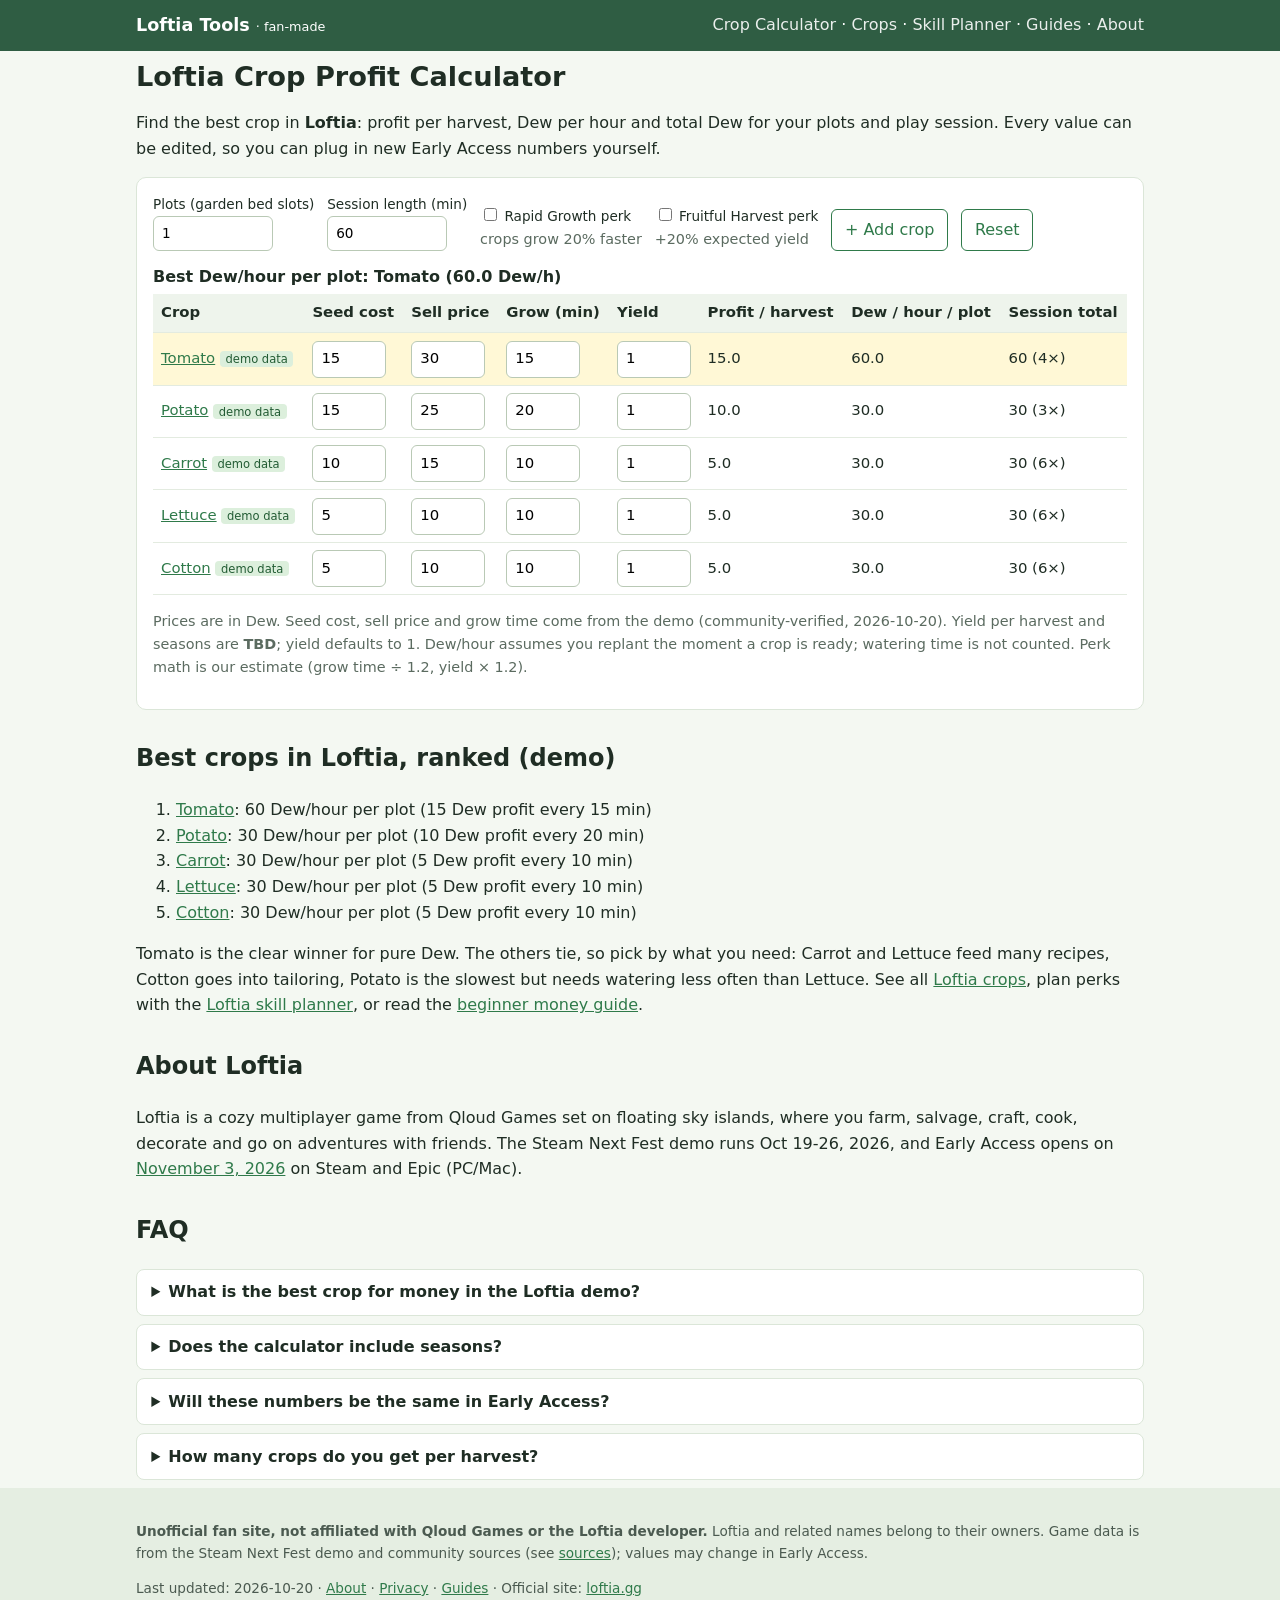
<file: index.html>
<!doctype html><html lang="en"><head><meta charset="utf-8"><meta name="viewport" content="width=device-width,initial-scale=1">
<title>Loftia Crop Profit Calculator: Best Crops &amp; Dew per Hour</title><meta name="description" content="Free Loftia crop calculator: compare profit per harvest, Dew per hour and session totals for Tomato, Potato, Carrot, Lettuce and Cotton. Editable, with skill perks."><link rel="canonical" href="https://wenming.space/loftia-tools/">
<meta property="og:type" content="website"><meta property="og:title" content="Loftia Crop Profit Calculator: Best Crops &amp; Dew per Hour"><meta property="og:description" content="Free Loftia crop calculator: compare profit per harvest, Dew per hour and session totals for Tomato, Potato, Carrot, Lettuce and Cotton. Editable, with skill perks."><meta property="og:url" content="https://wenming.space/loftia-tools/"><meta property="og:site_name" content="Loftia Tools (fan-made)"><meta name="twitter:card" content="summary">
<link rel="icon" href="data:image/svg+xml,%3Csvg xmlns='http://www.w3.org/2000/svg' viewBox='0 0 16 16'%3E%3Ccircle cx='8' cy='8' r='7' fill='%232f7a4a'/%3E%3C/svg%3E">
<link rel="stylesheet" href="assets/style.css"><script type="application/ld+json">{"@context": "https://schema.org", "@type": "WebApplication", "name": "Loftia Crop Profit Calculator", "url": "https://wenming.space/loftia-tools/", "applicationCategory": "GameApplication", "operatingSystem": "Any (web browser)", "offers": {"@type": "Offer", "price": "0", "priceCurrency": "USD"}, "description": "Free fan-made calculator for crop profit and Dew per hour in Loftia."}</script><script type="application/ld+json">{"@context": "https://schema.org", "@type": "FAQPage", "mainEntity": [{"@type": "Question", "name": "What is the best crop for money in the Loftia demo?", "acceptedAnswer": {"@type": "Answer", "text": "Based on demo values, Tomato gives the most Dew per hour from a single plot: it sells for 30 Dew, its seed costs 15 Dew and it grows in 15 minutes, so about 60 Dew per hour if you replant right away. The other four demo crops each come out around 30 Dew per hour."}}, {"@type": "Question", "name": "Does the calculator include seasons?", "acceptedAnswer": {"@type": "Answer", "text": "Not yet. No season rules for crops have been confirmed in the demo, so seasons are listed as TBD. You can edit any value in the table."}}, {"@type": "Question", "name": "Will these numbers be the same in Early Access?", "acceptedAnswer": {"@type": "Answer", "text": "Not guaranteed. The data was recorded from the Steam Next Fest demo (Oct 19-26, 2026). Early Access starts November 3, 2026, and we will update the table after launch."}}, {"@type": "Question", "name": "How many crops do you get per harvest?", "acceptedAnswer": {"@type": "Answer", "text": "This is not confirmed by our sources, so the calculator defaults to 1 per harvest. Change the Yield column if you see a different number in game."}}]}</script></head><body><header><div class="w"><a class="brand" href="./">Loftia Tools <span style="font-weight:400;font-size:.8rem">· fan-made</span></a><nav><a href="./">Crop Calculator</a> · <a href="crops/">Crops</a> · <a href="skill-planner/">Skill Planner</a> · <a href="guides/">Guides</a> · <a href="about/">About</a></nav></div></header>
<main class="w"><h1>Loftia Crop Profit Calculator</h1><p>Find the best crop in <b>Loftia</b>: profit per harvest, Dew per hour and total Dew for your plots and play session. Every value can be edited, so you can plug in new Early Access numbers yourself.</p>
<div class="card"><div class="ctl"><label>Plots (garden bed slots)<input id="plots" type="number" min="1" value="1"></label><label>Session length (min)<input id="mins" type="number" min="1" value="60"></label>
<label><span><input id="rapid" type="checkbox"> Rapid Growth perk</span><span class="muted">crops grow 20% faster</span></label><label><span><input id="fruit" type="checkbox"> Fruitful Harvest perk</span><span class="muted">+20% expected yield</span></label>
<button class="btn alt" id="addc" type="button">+ Add crop</button><button class="btn alt" id="resetc" type="button">Reset</button></div>
<p id="bestout" style="font-weight:600;margin:.8rem 0 .3rem"></p><div class="tbl"><table><thead><tr><th>Crop</th><th>Seed cost</th><th>Sell price</th><th>Grow (min)</th><th>Yield</th><th>Profit / harvest</th><th>Dew / hour / plot</th><th>Session total</th></tr></thead><tbody id="cbody"></tbody></table></div>
<p class="muted">Prices are in Dew. Seed cost, sell price and grow time come from the demo (community-verified, 2026-10-20). Yield per harvest and seasons are <b>TBD</b>; yield defaults to 1. Dew/hour assumes you replant the moment a crop is ready; watering time is not counted. Perk math is our estimate (grow time ÷ 1.2, yield × 1.2).</p></div>
<h2>Best crops in Loftia, ranked (demo)</h2><ol><li><a href="crops/tomato/">Tomato</a>: 60 Dew/hour per plot (15 Dew profit every 15 min)</li><li><a href="crops/potato/">Potato</a>: 30 Dew/hour per plot (10 Dew profit every 20 min)</li><li><a href="crops/carrot/">Carrot</a>: 30 Dew/hour per plot (5 Dew profit every 10 min)</li><li><a href="crops/lettuce/">Lettuce</a>: 30 Dew/hour per plot (5 Dew profit every 10 min)</li><li><a href="crops/cotton/">Cotton</a>: 30 Dew/hour per plot (5 Dew profit every 10 min)</li></ol>
<p>Tomato is the clear winner for pure Dew. The others tie, so pick by what you need: Carrot and Lettuce feed many recipes, Cotton goes into tailoring, Potato is the slowest but needs watering less often than Lettuce. See all <a href="crops/">Loftia crops</a>, plan perks with the <a href="skill-planner/">Loftia skill planner</a>, or read the <a href="guides/money/">beginner money guide</a>.</p>
<h2>About Loftia</h2><p>Loftia is a cozy multiplayer game from Qloud Games set on floating sky islands, where you farm, salvage, craft, cook, decorate and go on adventures with friends. The Steam Next Fest demo runs Oct 19-26, 2026, and Early Access opens on <a href="guides/release-date/">November 3, 2026</a> on Steam and Epic (PC/Mac).</p>
<h2>FAQ</h2><details><summary>What is the best crop for money in the Loftia demo?</summary><p>Based on demo values, Tomato gives the most Dew per hour from a single plot: it sells for 30 Dew, its seed costs 15 Dew and it grows in 15 minutes, so about 60 Dew per hour if you replant right away. The other four demo crops each come out around 30 Dew per hour.</p></details><details><summary>Does the calculator include seasons?</summary><p>Not yet. No season rules for crops have been confirmed in the demo, so seasons are listed as TBD. You can edit any value in the table.</p></details><details><summary>Will these numbers be the same in Early Access?</summary><p>Not guaranteed. The data was recorded from the Steam Next Fest demo (Oct 19-26, 2026). Early Access starts November 3, 2026, and we will update the table after launch.</p></details><details><summary>How many crops do you get per harvest?</summary><p>This is not confirmed by our sources, so the calculator defaults to 1 per harvest. Change the Yield column if you see a different number in game.</p></details><div class="ad-slot" aria-hidden="true"></div></main>
<footer><div class="w"><p><b>Unofficial fan site, not affiliated with Qloud Games or the Loftia developer.</b> Loftia and related names belong to their owners. Game data is from the Steam Next Fest demo and community sources (see <a href="about/#sources">sources</a>); values may change in Early Access.</p>
<p>Last updated: 2026-10-20 · <a href="about/">About</a> · <a href="privacy/">Privacy</a> · <a href="guides/">Guides</a> · Official site: <a href="https://loftia.gg/" rel="nofollow">loftia.gg</a></p></div></footer><script>window.CROPS=[{"slug": "tomato", "name": "Tomato", "seed": 15, "sell": 30, "grow": 15, "yield": null}, {"slug": "potato", "name": "Potato", "seed": 15, "sell": 25, "grow": 20, "yield": null}, {"slug": "carrot", "name": "Carrot", "seed": 10, "sell": 15, "grow": 10, "yield": null}, {"slug": "lettuce", "name": "Lettuce", "seed": 5, "sell": 10, "grow": 10, "yield": null}, {"slug": "cotton", "name": "Cotton", "seed": 5, "sell": 10, "grow": 10, "yield": null}];window.ROOT="";</script><script src="assets/calc.js"></script></body></html>
</file>
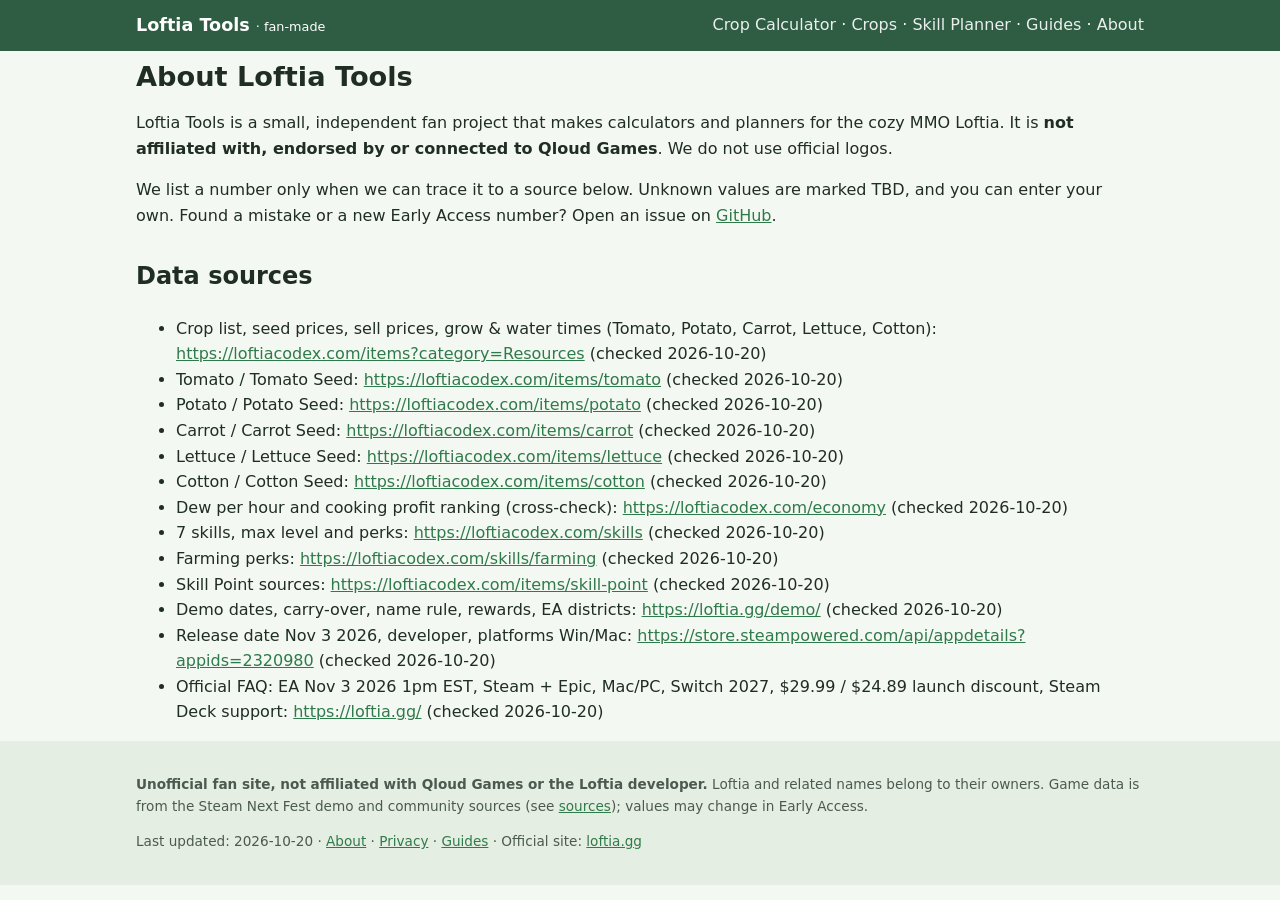
<file: about/index.html>
<!doctype html><html lang="en"><head><meta charset="utf-8"><meta name="viewport" content="width=device-width,initial-scale=1">
<title>About Loftia Tools &amp; Data Sources</title><meta name="description" content="About this unofficial Loftia fan site, how we verify game data, and the list of sources."><link rel="canonical" href="https://wenming.space/loftia-tools/about/">
<meta property="og:type" content="website"><meta property="og:title" content="About Loftia Tools &amp; Data Sources"><meta property="og:description" content="About this unofficial Loftia fan site, how we verify game data, and the list of sources."><meta property="og:url" content="https://wenming.space/loftia-tools/about/"><meta property="og:site_name" content="Loftia Tools (fan-made)"><meta name="twitter:card" content="summary">
<link rel="icon" href="data:image/svg+xml,%3Csvg xmlns='http://www.w3.org/2000/svg' viewBox='0 0 16 16'%3E%3Ccircle cx='8' cy='8' r='7' fill='%232f7a4a'/%3E%3C/svg%3E">
<link rel="stylesheet" href="../assets/style.css"></head><body><header><div class="w"><a class="brand" href="../">Loftia Tools <span style="font-weight:400;font-size:.8rem">· fan-made</span></a><nav><a href="../">Crop Calculator</a> · <a href="../crops/">Crops</a> · <a href="../skill-planner/">Skill Planner</a> · <a href="../guides/">Guides</a> · <a href="../about/">About</a></nav></div></header>
<main class="w"><h1>About Loftia Tools</h1><p>Loftia Tools is a small, independent fan project that makes calculators and planners for the cozy MMO Loftia. It is <b>not affiliated with, endorsed by or connected to Qloud Games</b>. We do not use official logos.</p><p>We list a number only when we can trace it to a source below. Unknown values are marked TBD, and you can enter your own. Found a mistake or a new Early Access number? Open an issue on <a href="https://github.com/xitangwang/loftia-tools/issues">GitHub</a>.</p><h2 id="sources">Data sources</h2><ul><li>Crop list, seed prices, sell prices, grow &amp; water times (Tomato, Potato, Carrot, Lettuce, Cotton): <a href="https://loftiacodex.com/items?category=Resources" rel="nofollow">https://loftiacodex.com/items?category=Resources</a> (checked 2026-10-20)</li><li>Tomato / Tomato Seed: <a href="https://loftiacodex.com/items/tomato" rel="nofollow">https://loftiacodex.com/items/tomato</a> (checked 2026-10-20)</li><li>Potato / Potato Seed: <a href="https://loftiacodex.com/items/potato" rel="nofollow">https://loftiacodex.com/items/potato</a> (checked 2026-10-20)</li><li>Carrot / Carrot Seed: <a href="https://loftiacodex.com/items/carrot" rel="nofollow">https://loftiacodex.com/items/carrot</a> (checked 2026-10-20)</li><li>Lettuce / Lettuce Seed: <a href="https://loftiacodex.com/items/lettuce" rel="nofollow">https://loftiacodex.com/items/lettuce</a> (checked 2026-10-20)</li><li>Cotton / Cotton Seed: <a href="https://loftiacodex.com/items/cotton" rel="nofollow">https://loftiacodex.com/items/cotton</a> (checked 2026-10-20)</li><li>Dew per hour and cooking profit ranking (cross-check): <a href="https://loftiacodex.com/economy" rel="nofollow">https://loftiacodex.com/economy</a> (checked 2026-10-20)</li><li>7 skills, max level and perks: <a href="https://loftiacodex.com/skills" rel="nofollow">https://loftiacodex.com/skills</a> (checked 2026-10-20)</li><li>Farming perks: <a href="https://loftiacodex.com/skills/farming" rel="nofollow">https://loftiacodex.com/skills/farming</a> (checked 2026-10-20)</li><li>Skill Point sources: <a href="https://loftiacodex.com/items/skill-point" rel="nofollow">https://loftiacodex.com/items/skill-point</a> (checked 2026-10-20)</li><li>Demo dates, carry-over, name rule, rewards, EA districts: <a href="https://loftia.gg/demo/" rel="nofollow">https://loftia.gg/demo/</a> (checked 2026-10-20)</li><li>Release date Nov 3 2026, developer, platforms Win/Mac: <a href="https://store.steampowered.com/api/appdetails?appids=2320980" rel="nofollow">https://store.steampowered.com/api/appdetails?appids=2320980</a> (checked 2026-10-20)</li><li>Official FAQ: EA Nov 3 2026 1pm EST, Steam + Epic, Mac/PC, Switch 2027, $29.99 / $24.89 launch discount, Steam Deck support: <a href="https://loftia.gg/" rel="nofollow">https://loftia.gg/</a> (checked 2026-10-20)</li></ul><div class="ad-slot" aria-hidden="true"></div></main>
<footer><div class="w"><p><b>Unofficial fan site, not affiliated with Qloud Games or the Loftia developer.</b> Loftia and related names belong to their owners. Game data is from the Steam Next Fest demo and community sources (see <a href="../about/#sources">sources</a>); values may change in Early Access.</p>
<p>Last updated: 2026-10-20 · <a href="../about/">About</a> · <a href="../privacy/">Privacy</a> · <a href="../guides/">Guides</a> · Official site: <a href="https://loftia.gg/" rel="nofollow">loftia.gg</a></p></div></footer></body></html>
</file>
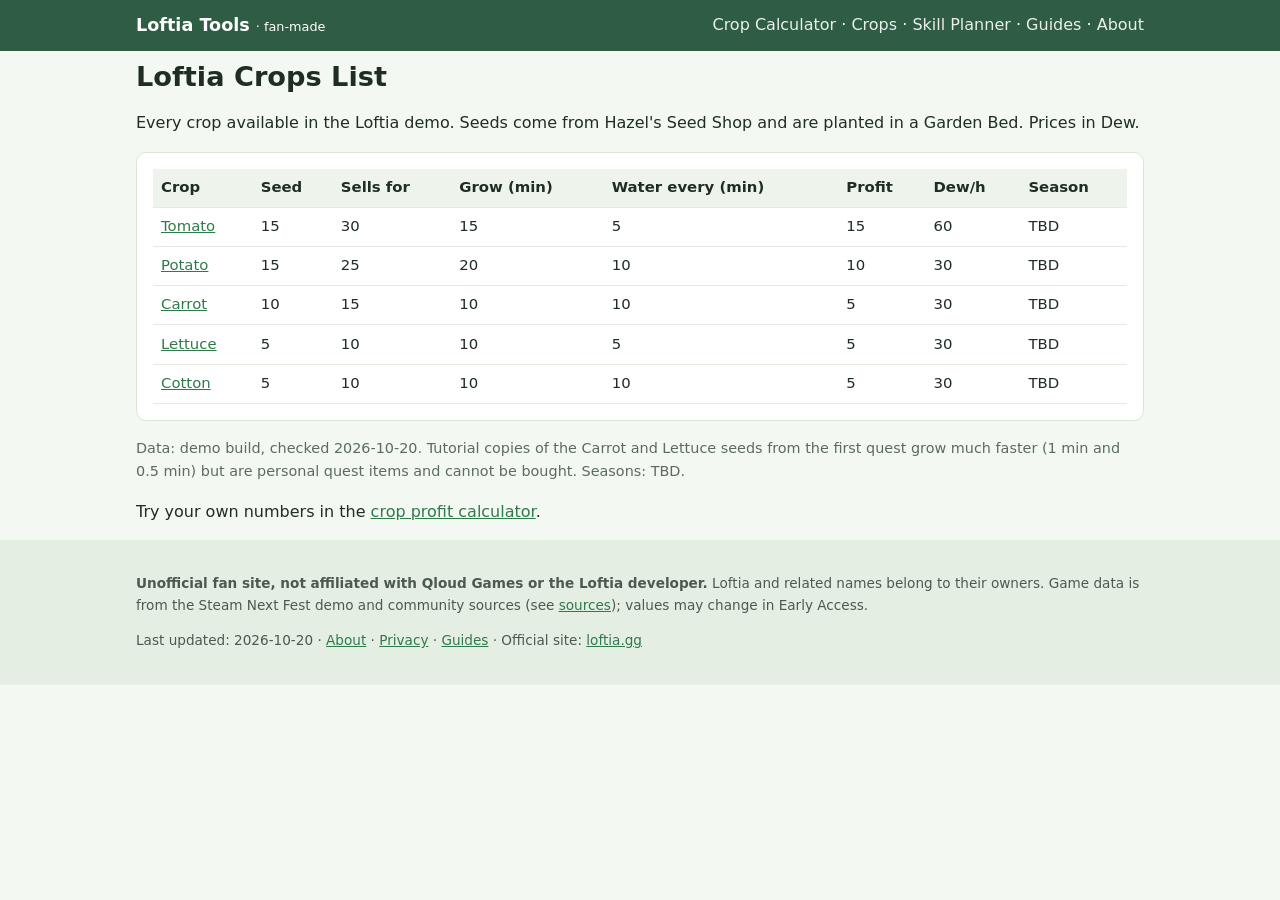
<file: crops/index.html>
<!doctype html><html lang="en"><head><meta charset="utf-8"><meta name="viewport" content="width=device-width,initial-scale=1">
<title>Loftia Crops List: Seed Prices, Sell Prices &amp; Grow Times</title><meta name="description" content="All Loftia crops from the demo with seed cost, sell price, grow time, watering interval and Dew per hour. Updated for Early Access."><link rel="canonical" href="https://wenming.space/loftia-tools/crops/">
<meta property="og:type" content="website"><meta property="og:title" content="Loftia Crops List: Seed Prices, Sell Prices &amp; Grow Times"><meta property="og:description" content="All Loftia crops from the demo with seed cost, sell price, grow time, watering interval and Dew per hour. Updated for Early Access."><meta property="og:url" content="https://wenming.space/loftia-tools/crops/"><meta property="og:site_name" content="Loftia Tools (fan-made)"><meta name="twitter:card" content="summary">
<link rel="icon" href="data:image/svg+xml,%3Csvg xmlns='http://www.w3.org/2000/svg' viewBox='0 0 16 16'%3E%3Ccircle cx='8' cy='8' r='7' fill='%232f7a4a'/%3E%3C/svg%3E">
<link rel="stylesheet" href="../assets/style.css"></head><body><header><div class="w"><a class="brand" href="../">Loftia Tools <span style="font-weight:400;font-size:.8rem">· fan-made</span></a><nav><a href="../">Crop Calculator</a> · <a href="../crops/">Crops</a> · <a href="../skill-planner/">Skill Planner</a> · <a href="../guides/">Guides</a> · <a href="../about/">About</a></nav></div></header>
<main class="w"><h1>Loftia Crops List</h1><p>Every crop available in the Loftia demo. Seeds come from Hazel's Seed Shop and are planted in a Garden Bed. Prices in Dew.</p><div class="card tbl"><table><thead><tr><th>Crop</th><th>Seed</th><th>Sells for</th><th>Grow (min)</th><th>Water every (min)</th><th>Profit</th><th>Dew/h</th><th>Season</th></tr></thead><tbody><tr><td><a href="tomato/">Tomato</a></td><td>15</td><td>30</td><td>15</td><td>5</td><td>15</td><td>60</td><td>TBD</td></tr><tr><td><a href="potato/">Potato</a></td><td>15</td><td>25</td><td>20</td><td>10</td><td>10</td><td>30</td><td>TBD</td></tr><tr><td><a href="carrot/">Carrot</a></td><td>10</td><td>15</td><td>10</td><td>10</td><td>5</td><td>30</td><td>TBD</td></tr><tr><td><a href="lettuce/">Lettuce</a></td><td>5</td><td>10</td><td>10</td><td>5</td><td>5</td><td>30</td><td>TBD</td></tr><tr><td><a href="cotton/">Cotton</a></td><td>5</td><td>10</td><td>10</td><td>10</td><td>5</td><td>30</td><td>TBD</td></tr></tbody></table></div><p class="muted">Data: demo build, checked 2026-10-20. Tutorial copies of the Carrot and Lettuce seeds from the first quest grow much faster (1 min and 0.5 min) but are personal quest items and cannot be bought. Seasons: TBD.</p><p>Try your own numbers in the <a href="../">crop profit calculator</a>.</p><div class="ad-slot" aria-hidden="true"></div></main>
<footer><div class="w"><p><b>Unofficial fan site, not affiliated with Qloud Games or the Loftia developer.</b> Loftia and related names belong to their owners. Game data is from the Steam Next Fest demo and community sources (see <a href="../about/#sources">sources</a>); values may change in Early Access.</p>
<p>Last updated: 2026-10-20 · <a href="../about/">About</a> · <a href="../privacy/">Privacy</a> · <a href="../guides/">Guides</a> · Official site: <a href="https://loftia.gg/" rel="nofollow">loftia.gg</a></p></div></footer></body></html>
</file>
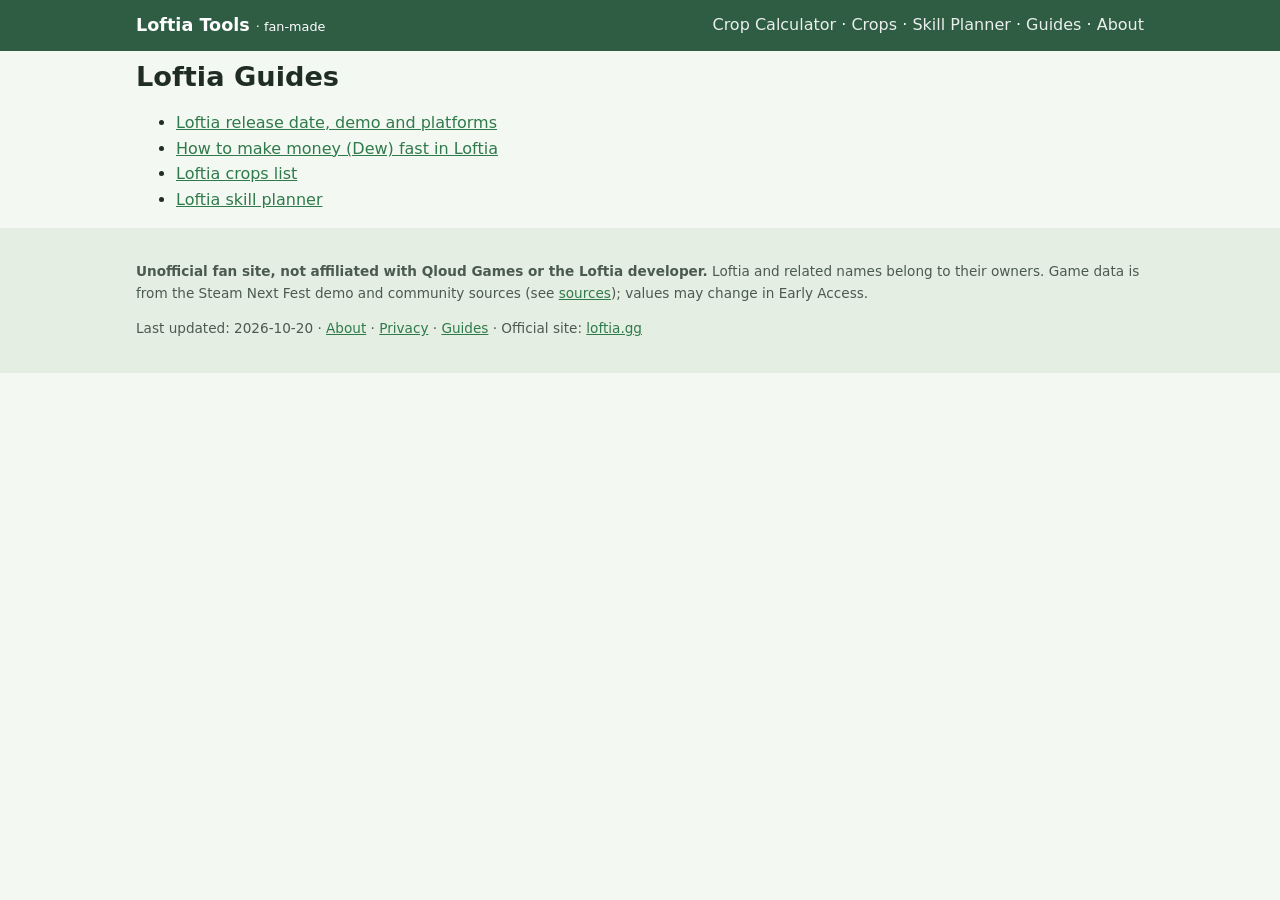
<file: guides/index.html>
<!doctype html><html lang="en"><head><meta charset="utf-8"><meta name="viewport" content="width=device-width,initial-scale=1">
<title>Loftia Guides: Release Date, Demo &amp; Money Tips</title><meta name="description" content="Loftia guides: Early Access release date and demo details, and a beginner guide to earning Dew with crops."><link rel="canonical" href="https://wenming.space/loftia-tools/guides/">
<meta property="og:type" content="website"><meta property="og:title" content="Loftia Guides: Release Date, Demo &amp; Money Tips"><meta property="og:description" content="Loftia guides: Early Access release date and demo details, and a beginner guide to earning Dew with crops."><meta property="og:url" content="https://wenming.space/loftia-tools/guides/"><meta property="og:site_name" content="Loftia Tools (fan-made)"><meta name="twitter:card" content="summary">
<link rel="icon" href="data:image/svg+xml,%3Csvg xmlns='http://www.w3.org/2000/svg' viewBox='0 0 16 16'%3E%3Ccircle cx='8' cy='8' r='7' fill='%232f7a4a'/%3E%3C/svg%3E">
<link rel="stylesheet" href="../assets/style.css"></head><body><header><div class="w"><a class="brand" href="../">Loftia Tools <span style="font-weight:400;font-size:.8rem">· fan-made</span></a><nav><a href="../">Crop Calculator</a> · <a href="../crops/">Crops</a> · <a href="../skill-planner/">Skill Planner</a> · <a href="../guides/">Guides</a> · <a href="../about/">About</a></nav></div></header>
<main class="w"><h1>Loftia Guides</h1><ul><li><a href="release-date/">Loftia release date, demo and platforms</a></li><li><a href="money/">How to make money (Dew) fast in Loftia</a></li><li><a href="../crops/">Loftia crops list</a></li><li><a href="../skill-planner/">Loftia skill planner</a></li></ul><div class="ad-slot" aria-hidden="true"></div></main>
<footer><div class="w"><p><b>Unofficial fan site, not affiliated with Qloud Games or the Loftia developer.</b> Loftia and related names belong to their owners. Game data is from the Steam Next Fest demo and community sources (see <a href="../about/#sources">sources</a>); values may change in Early Access.</p>
<p>Last updated: 2026-10-20 · <a href="../about/">About</a> · <a href="../privacy/">Privacy</a> · <a href="../guides/">Guides</a> · Official site: <a href="https://loftia.gg/" rel="nofollow">loftia.gg</a></p></div></footer></body></html>
</file>
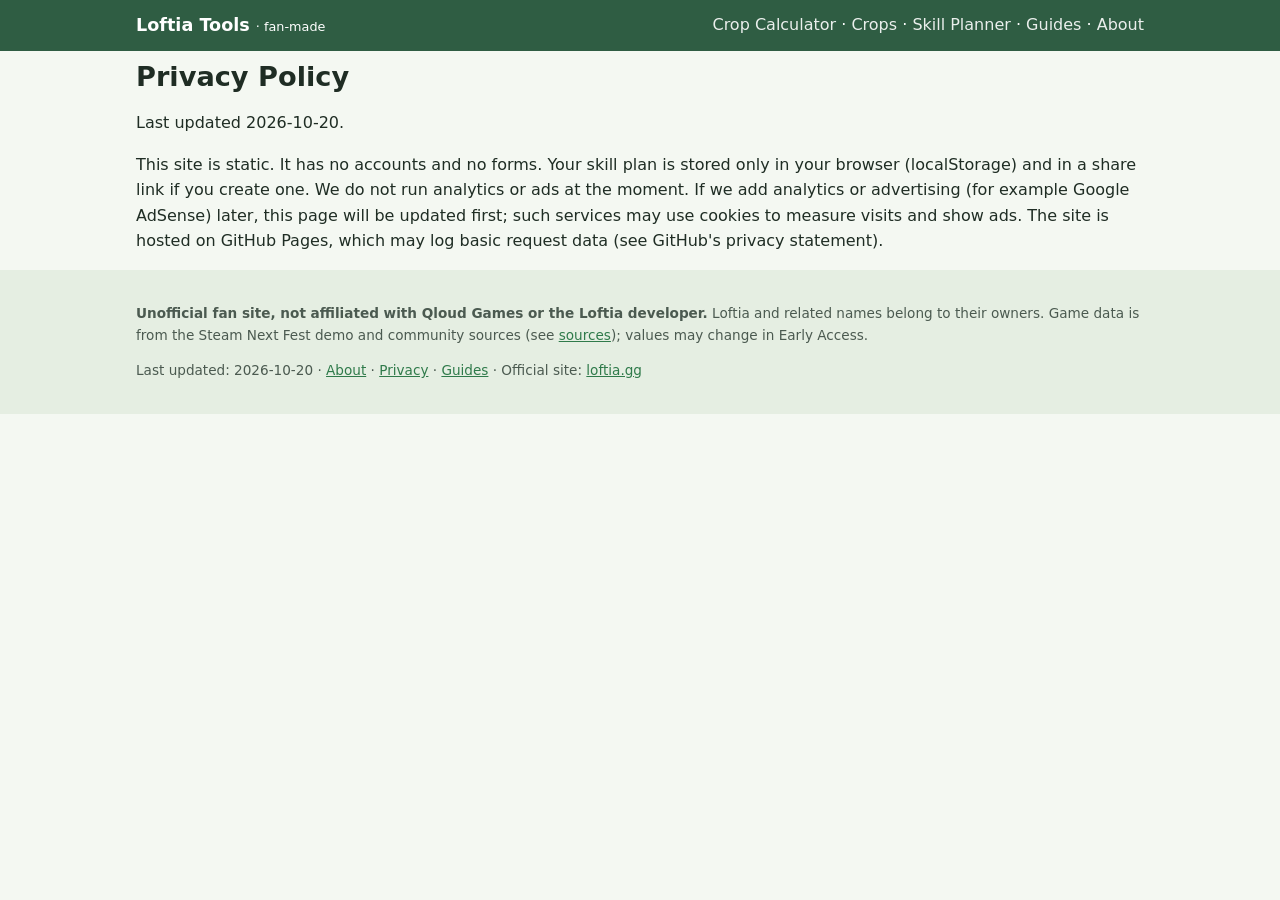
<file: privacy/index.html>
<!doctype html><html lang="en"><head><meta charset="utf-8"><meta name="viewport" content="width=device-width,initial-scale=1">
<title>Privacy Policy - Loftia Tools</title><meta name="description" content="Privacy policy for Loftia Tools."><link rel="canonical" href="https://wenming.space/loftia-tools/privacy/">
<meta property="og:type" content="website"><meta property="og:title" content="Privacy Policy - Loftia Tools"><meta property="og:description" content="Privacy policy for Loftia Tools."><meta property="og:url" content="https://wenming.space/loftia-tools/privacy/"><meta property="og:site_name" content="Loftia Tools (fan-made)"><meta name="twitter:card" content="summary">
<link rel="icon" href="data:image/svg+xml,%3Csvg xmlns='http://www.w3.org/2000/svg' viewBox='0 0 16 16'%3E%3Ccircle cx='8' cy='8' r='7' fill='%232f7a4a'/%3E%3C/svg%3E">
<link rel="stylesheet" href="../assets/style.css"></head><body><header><div class="w"><a class="brand" href="../">Loftia Tools <span style="font-weight:400;font-size:.8rem">· fan-made</span></a><nav><a href="../">Crop Calculator</a> · <a href="../crops/">Crops</a> · <a href="../skill-planner/">Skill Planner</a> · <a href="../guides/">Guides</a> · <a href="../about/">About</a></nav></div></header>
<main class="w"><h1>Privacy Policy</h1><p>Last updated 2026-10-20.</p><p>This site is static. It has no accounts and no forms. Your skill plan is stored only in your browser (localStorage) and in a share link if you create one. We do not run analytics or ads at the moment. If we add analytics or advertising (for example Google AdSense) later, this page will be updated first; such services may use cookies to measure visits and show ads. The site is hosted on GitHub Pages, which may log basic request data (see GitHub's privacy statement).</p><div class="ad-slot" aria-hidden="true"></div></main>
<footer><div class="w"><p><b>Unofficial fan site, not affiliated with Qloud Games or the Loftia developer.</b> Loftia and related names belong to their owners. Game data is from the Steam Next Fest demo and community sources (see <a href="../about/#sources">sources</a>); values may change in Early Access.</p>
<p>Last updated: 2026-10-20 · <a href="../about/">About</a> · <a href="../privacy/">Privacy</a> · <a href="../guides/">Guides</a> · Official site: <a href="https://loftia.gg/" rel="nofollow">loftia.gg</a></p></div></footer></body></html>
</file>
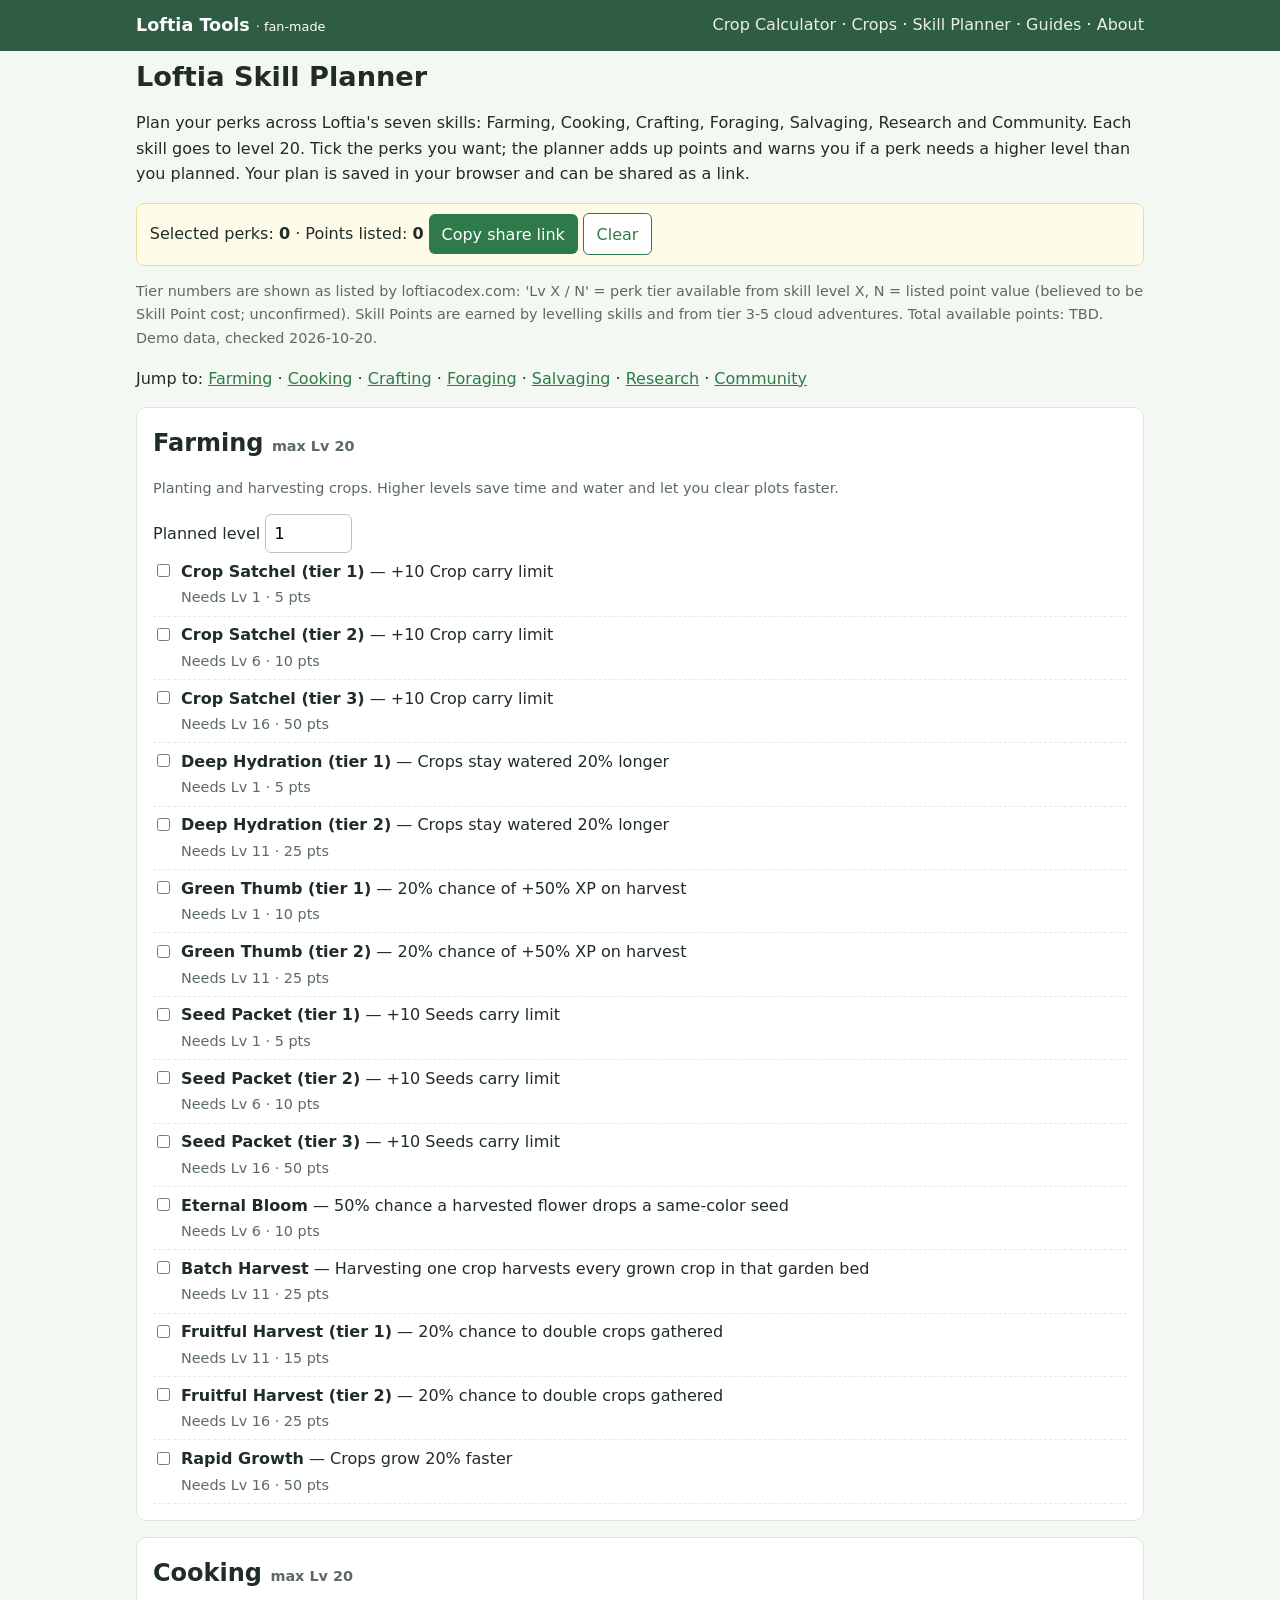
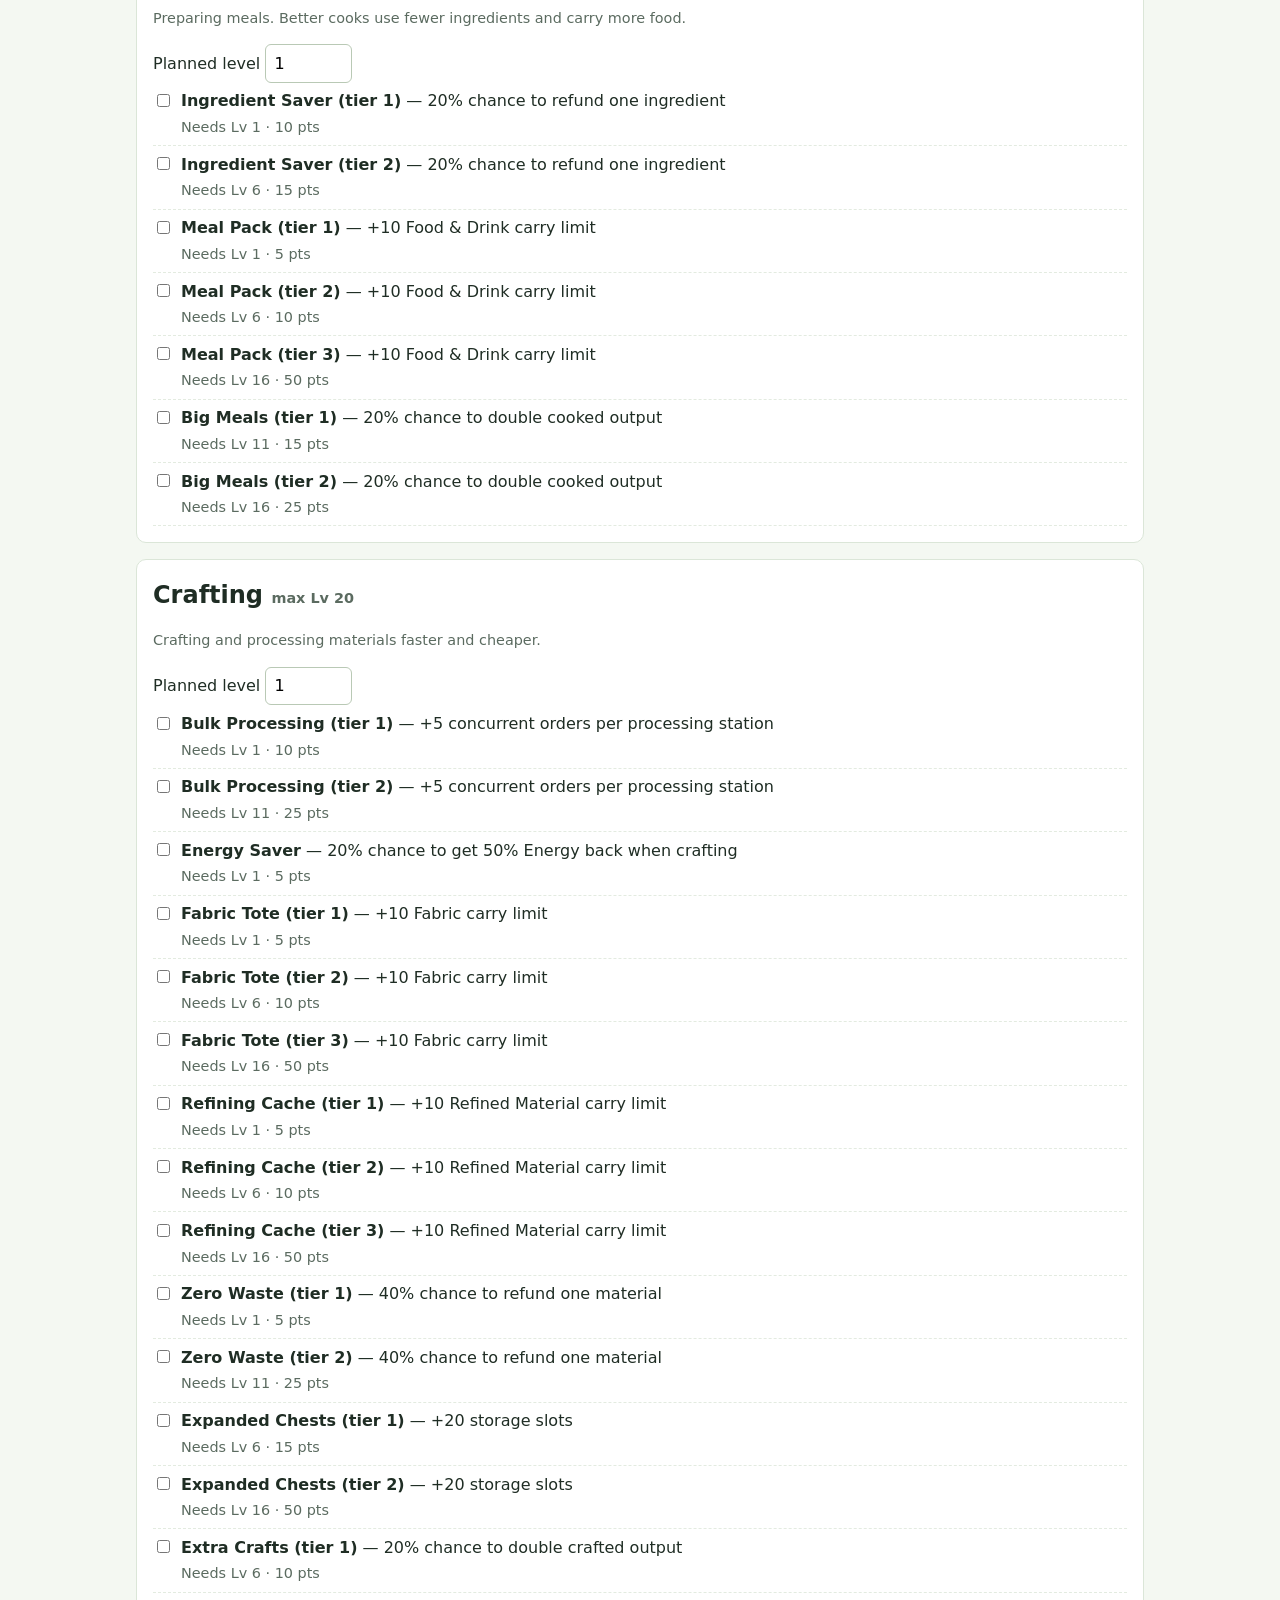
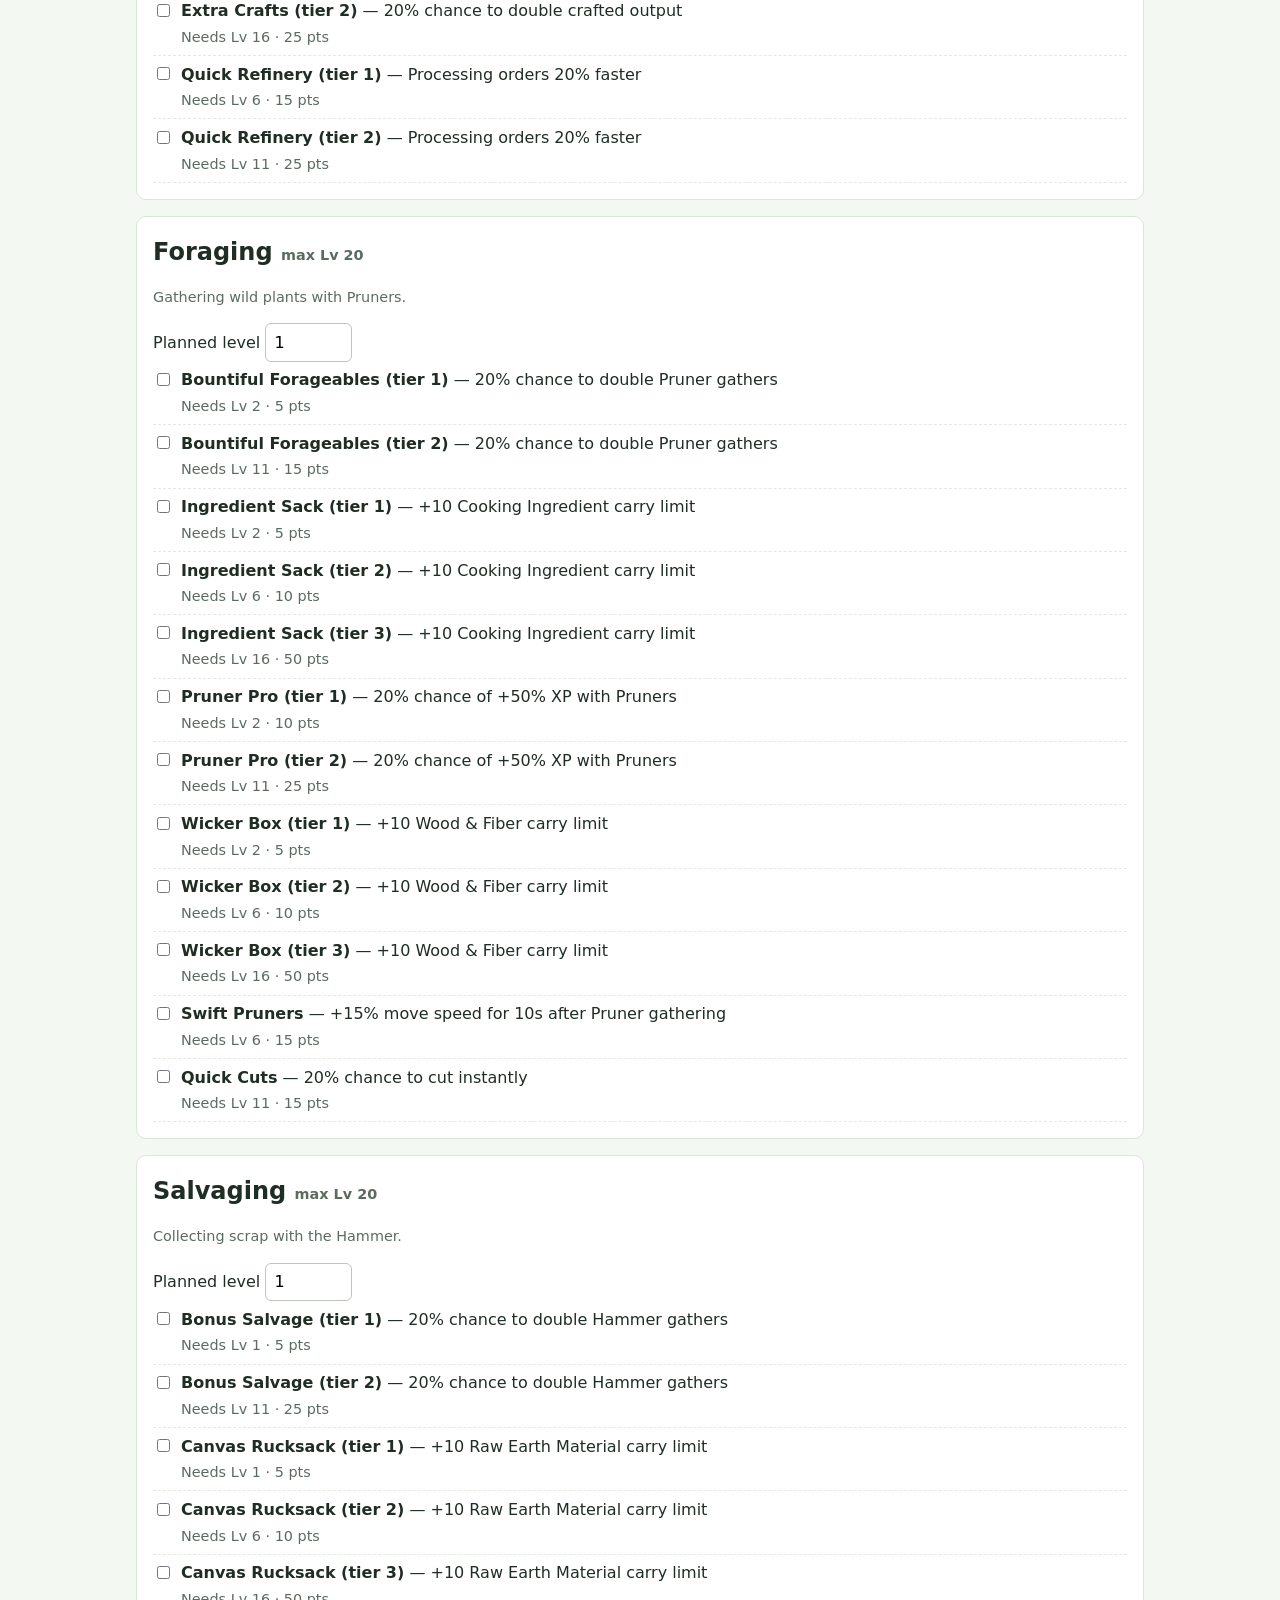
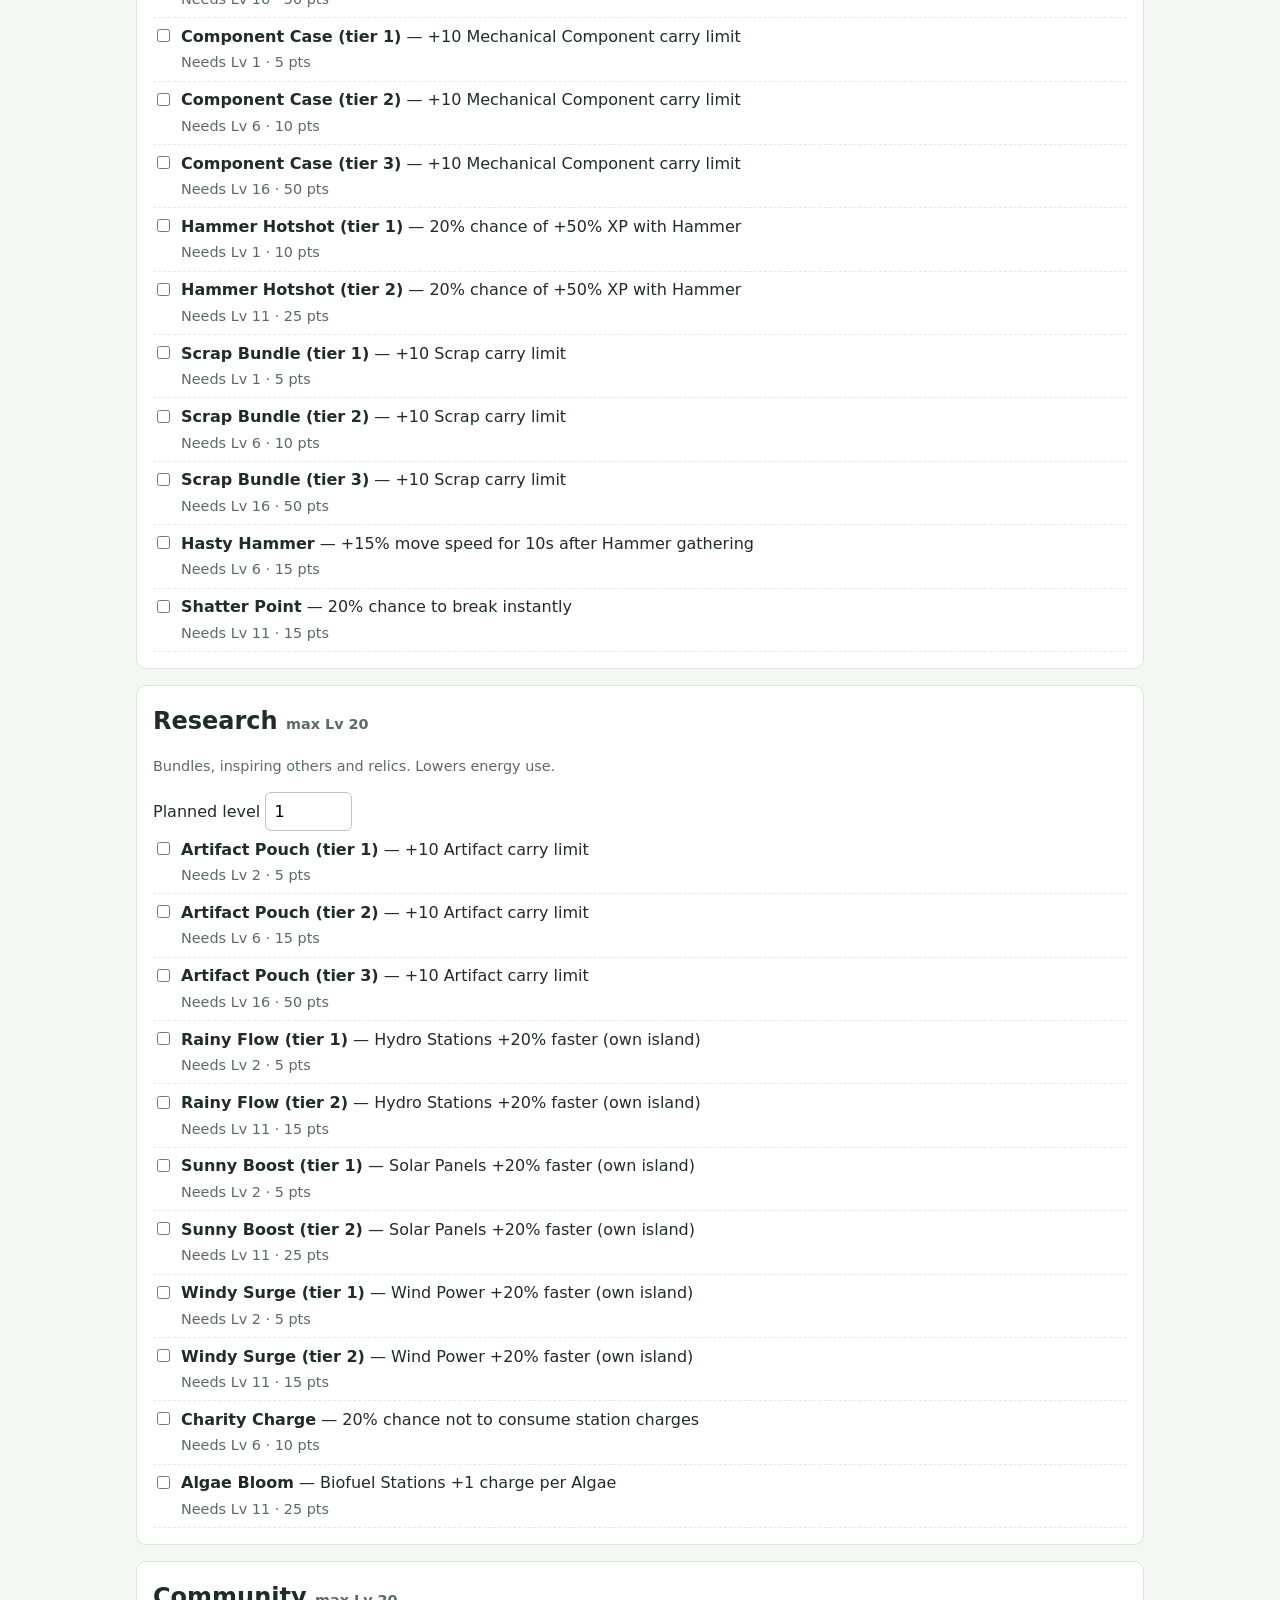
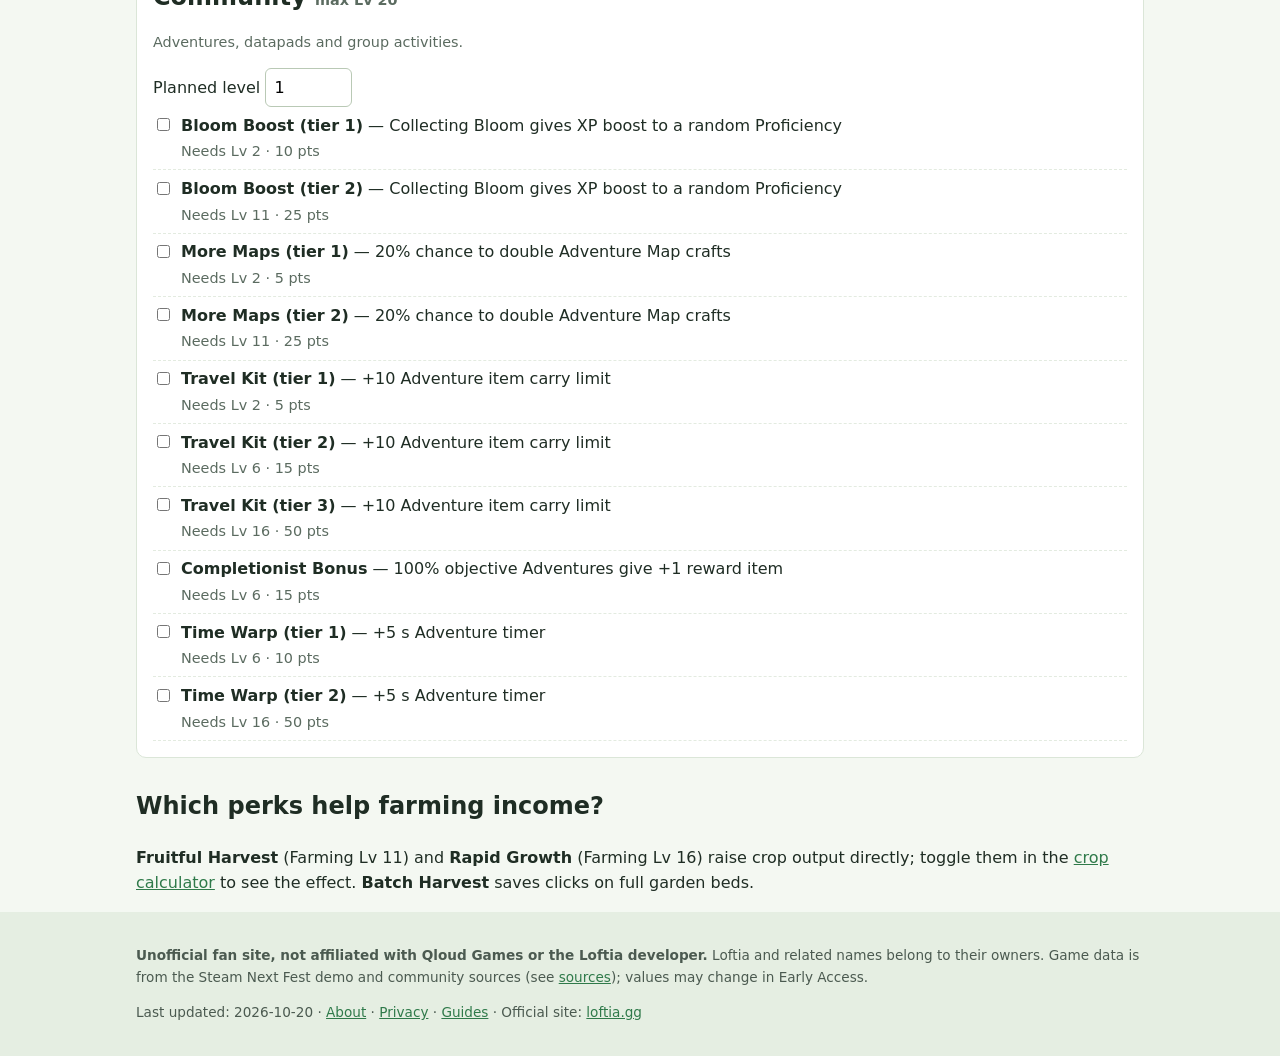
<file: skill-planner/index.html>
<!doctype html><html lang="en"><head><meta charset="utf-8"><meta name="viewport" content="width=device-width,initial-scale=1">
<title>Loftia Skill Planner: All 7 Skills &amp; Perks Build Tool</title><meta name="description" content="Plan Loftia perks for Farming, Cooking, Crafting, Foraging, Salvaging, Research and Community. Unlock levels, point costs, save and share your build."><link rel="canonical" href="https://wenming.space/loftia-tools/skill-planner/">
<meta property="og:type" content="website"><meta property="og:title" content="Loftia Skill Planner: All 7 Skills &amp; Perks Build Tool"><meta property="og:description" content="Plan Loftia perks for Farming, Cooking, Crafting, Foraging, Salvaging, Research and Community. Unlock levels, point costs, save and share your build."><meta property="og:url" content="https://wenming.space/loftia-tools/skill-planner/"><meta property="og:site_name" content="Loftia Tools (fan-made)"><meta name="twitter:card" content="summary">
<link rel="icon" href="data:image/svg+xml,%3Csvg xmlns='http://www.w3.org/2000/svg' viewBox='0 0 16 16'%3E%3Ccircle cx='8' cy='8' r='7' fill='%232f7a4a'/%3E%3C/svg%3E">
<link rel="stylesheet" href="../assets/style.css"><script type="application/ld+json">{"@context": "https://schema.org", "@type": "WebApplication", "name": "Loftia Skill Planner", "url": "https://wenming.space/loftia-tools/skill-planner/", "applicationCategory": "GameApplication", "operatingSystem": "Any (web browser)", "offers": {"@type": "Offer", "price": "0", "priceCurrency": "USD"}, "description": "Free fan-made calculator for crop profit and Dew per hour in Loftia."}</script></head><body><header><div class="w"><a class="brand" href="../">Loftia Tools <span style="font-weight:400;font-size:.8rem">· fan-made</span></a><nav><a href="../">Crop Calculator</a> · <a href="../crops/">Crops</a> · <a href="../skill-planner/">Skill Planner</a> · <a href="../guides/">Guides</a> · <a href="../about/">About</a></nav></div></header>
<main class="w"><h1>Loftia Skill Planner</h1><p>Plan your perks across Loftia's seven skills: Farming, Cooking, Crafting, Foraging, Salvaging, Research and Community. Each skill goes to level 20. Tick the perks you want; the planner adds up points and warns you if a perk needs a higher level than you planned. Your plan is saved in your browser and can be shared as a link.</p>
<div class="sum">Selected perks: <b id="pn">0</b> · Points listed: <b id="ptot">0</b> <button class="btn" id="share" type="button">Copy share link</button> <button class="btn alt" id="clr" type="button">Clear</button></div>
<p class="muted">Tier numbers are shown as listed by loftiacodex.com: 'Lv X / N' = perk tier available from skill level X, N = listed point value (believed to be Skill Point cost; unconfirmed). Skill Points are earned by levelling skills and from tier 3-5 cloud adventures. Total available points: TBD. Demo data, checked 2026-10-20.</p>
<p>Jump to: <a href="#farming">Farming</a> · <a href="#cooking">Cooking</a> · <a href="#crafting">Crafting</a> · <a href="#foraging">Foraging</a> · <a href="#salvaging">Salvaging</a> · <a href="#research">Research</a> · <a href="#community">Community</a></p><div id="planner"></div>
<h2>Which perks help farming income?</h2><p><b>Fruitful Harvest</b> (Farming Lv 11) and <b>Rapid Growth</b> (Farming Lv 16) raise crop output directly; toggle them in the <a href="../">crop calculator</a> to see the effect. <b>Batch Harvest</b> saves clicks on full garden beds.</p><div class="ad-slot" aria-hidden="true"></div></main>
<footer><div class="w"><p><b>Unofficial fan site, not affiliated with Qloud Games or the Loftia developer.</b> Loftia and related names belong to their owners. Game data is from the Steam Next Fest demo and community sources (see <a href="../about/#sources">sources</a>); values may change in Early Access.</p>
<p>Last updated: 2026-10-20 · <a href="../about/">About</a> · <a href="../privacy/">Privacy</a> · <a href="../guides/">Guides</a> · Official site: <a href="https://loftia.gg/" rel="nofollow">loftia.gg</a></p></div></footer><script>window.SKILLS={"version": "Steam Next Fest demo", "checked": "2026-10-20", "note": "Tier numbers are shown as listed by loftiacodex.com: 'Lv X / N' = perk tier available from skill level X, N = listed point value (believed to be Skill Point cost; unconfirmed).", "skills": [{"slug": "farming", "name": "Farming", "max": 20, "desc": "Planting and harvesting crops. Higher levels save time and water and let you clear plots faster.", "perks": [["Crop Satchel", "+10 Crop carry limit", [[1, 5], [6, 10], [16, 50]]], ["Deep Hydration", "Crops stay watered 20% longer", [[1, 5], [11, 25]]], ["Green Thumb", "20% chance of +50% XP on harvest", [[1, 10], [11, 25]]], ["Seed Packet", "+10 Seeds carry limit", [[1, 5], [6, 10], [16, 50]]], ["Eternal Bloom", "50% chance a harvested flower drops a same-color seed", [[6, 10]]], ["Batch Harvest", "Harvesting one crop harvests every grown crop in that garden bed", [[11, 25]]], ["Fruitful Harvest", "20% chance to double crops gathered", [[11, 15], [16, 25]]], ["Rapid Growth", "Crops grow 20% faster", [[16, 50]]]]}, {"slug": "cooking", "name": "Cooking", "max": 20, "desc": "Preparing meals. Better cooks use fewer ingredients and carry more food.", "perks": [["Ingredient Saver", "20% chance to refund one ingredient", [[1, 10], [6, 15]]], ["Meal Pack", "+10 Food & Drink carry limit", [[1, 5], [6, 10], [16, 50]]], ["Big Meals", "20% chance to double cooked output", [[11, 15], [16, 25]]]]}, {"slug": "crafting", "name": "Crafting", "max": 20, "desc": "Crafting and processing materials faster and cheaper.", "perks": [["Bulk Processing", "+5 concurrent orders per processing station", [[1, 10], [11, 25]]], ["Energy Saver", "20% chance to get 50% Energy back when crafting", [[1, 5]]], ["Fabric Tote", "+10 Fabric carry limit", [[1, 5], [6, 10], [16, 50]]], ["Refining Cache", "+10 Refined Material carry limit", [[1, 5], [6, 10], [16, 50]]], ["Zero Waste", "40% chance to refund one material", [[1, 5], [11, 25]]], ["Expanded Chests", "+20 storage slots", [[6, 15], [16, 50]]], ["Extra Crafts", "20% chance to double crafted output", [[6, 10], [16, 25]]], ["Quick Refinery", "Processing orders 20% faster", [[6, 15], [11, 25]]]]}, {"slug": "foraging", "name": "Foraging", "max": 20, "desc": "Gathering wild plants with Pruners.", "perks": [["Bountiful Forageables", "20% chance to double Pruner gathers", [[2, 5], [11, 15]]], ["Ingredient Sack", "+10 Cooking Ingredient carry limit", [[2, 5], [6, 10], [16, 50]]], ["Pruner Pro", "20% chance of +50% XP with Pruners", [[2, 10], [11, 25]]], ["Wicker Box", "+10 Wood & Fiber carry limit", [[2, 5], [6, 10], [16, 50]]], ["Swift Pruners", "+15% move speed for 10s after Pruner gathering", [[6, 15]]], ["Quick Cuts", "20% chance to cut instantly", [[11, 15]]]]}, {"slug": "salvaging", "name": "Salvaging", "max": 20, "desc": "Collecting scrap with the Hammer.", "perks": [["Bonus Salvage", "20% chance to double Hammer gathers", [[1, 5], [11, 25]]], ["Canvas Rucksack", "+10 Raw Earth Material carry limit", [[1, 5], [6, 10], [16, 50]]], ["Component Case", "+10 Mechanical Component carry limit", [[1, 5], [6, 10], [16, 50]]], ["Hammer Hotshot", "20% chance of +50% XP with Hammer", [[1, 10], [11, 25]]], ["Scrap Bundle", "+10 Scrap carry limit", [[1, 5], [6, 10], [16, 50]]], ["Hasty Hammer", "+15% move speed for 10s after Hammer gathering", [[6, 15]]], ["Shatter Point", "20% chance to break instantly", [[11, 15]]]]}, {"slug": "research", "name": "Research", "max": 20, "desc": "Bundles, inspiring others and relics. Lowers energy use.", "perks": [["Artifact Pouch", "+10 Artifact carry limit", [[2, 5], [6, 15], [16, 50]]], ["Rainy Flow", "Hydro Stations +20% faster (own island)", [[2, 5], [11, 15]]], ["Sunny Boost", "Solar Panels +20% faster (own island)", [[2, 5], [11, 25]]], ["Windy Surge", "Wind Power +20% faster (own island)", [[2, 5], [11, 15]]], ["Charity Charge", "20% chance not to consume station charges", [[6, 10]]], ["Algae Bloom", "Biofuel Stations +1 charge per Algae", [[11, 25]]]]}, {"slug": "community", "name": "Community", "max": 20, "desc": "Adventures, datapads and group activities.", "perks": [["Bloom Boost", "Collecting Bloom gives XP boost to a random Proficiency", [[2, 10], [11, 25]]], ["More Maps", "20% chance to double Adventure Map crafts", [[2, 5], [11, 25]]], ["Travel Kit", "+10 Adventure item carry limit", [[2, 5], [6, 15], [16, 50]]], ["Completionist Bonus", "100% objective Adventures give +1 reward item", [[6, 15]]], ["Time Warp", "+5 s Adventure timer", [[6, 10], [16, 50]]]]}]};</script><script src="../assets/planner.js"></script></body></html>
</file>
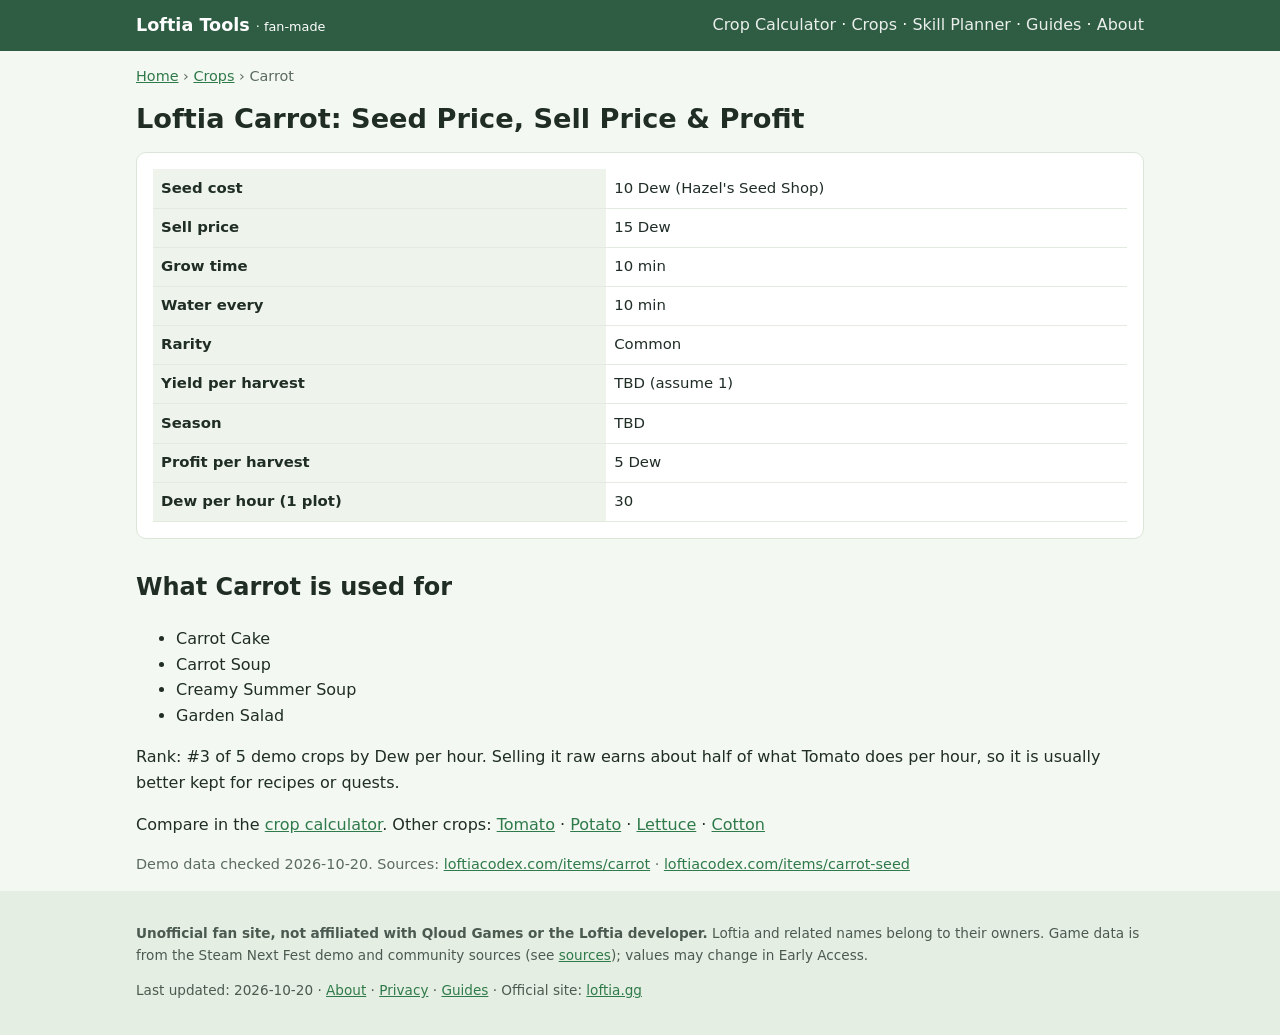
<file: crops/carrot/index.html>
<!doctype html><html lang="en"><head><meta charset="utf-8"><meta name="viewport" content="width=device-width,initial-scale=1">
<title>Loftia Carrot: Seed Cost, Sell Price, Grow Time &amp; Profit</title><meta name="description" content="Loftia Carrot in the demo: seed costs 10 Dew, sells for 15 Dew, grows in 10 min, about 30 Dew per hour per plot. Recipes and uses."><link rel="canonical" href="https://wenming.space/loftia-tools/crops/carrot/">
<meta property="og:type" content="website"><meta property="og:title" content="Loftia Carrot: Seed Cost, Sell Price, Grow Time &amp; Profit"><meta property="og:description" content="Loftia Carrot in the demo: seed costs 10 Dew, sells for 15 Dew, grows in 10 min, about 30 Dew per hour per plot. Recipes and uses."><meta property="og:url" content="https://wenming.space/loftia-tools/crops/carrot/"><meta property="og:site_name" content="Loftia Tools (fan-made)"><meta name="twitter:card" content="summary">
<link rel="icon" href="data:image/svg+xml,%3Csvg xmlns='http://www.w3.org/2000/svg' viewBox='0 0 16 16'%3E%3Ccircle cx='8' cy='8' r='7' fill='%232f7a4a'/%3E%3C/svg%3E">
<link rel="stylesheet" href="../../assets/style.css"></head><body><header><div class="w"><a class="brand" href="../../">Loftia Tools <span style="font-weight:400;font-size:.8rem">· fan-made</span></a><nav><a href="../../">Crop Calculator</a> · <a href="../../crops/">Crops</a> · <a href="../../skill-planner/">Skill Planner</a> · <a href="../../guides/">Guides</a> · <a href="../../about/">About</a></nav></div></header>
<main class="w"><p class="muted"><a href="../../">Home</a> › <a href="../">Crops</a> › Carrot</p><h1>Loftia Carrot: Seed Price, Sell Price & Profit</h1>
<div class="card"><table><tr><th>Seed cost</th><td>10 Dew (Hazel's Seed Shop)</td></tr><tr><th>Sell price</th><td>15 Dew</td></tr><tr><th>Grow time</th><td>10 min</td></tr><tr><th>Water every</th><td>10 min</td></tr><tr><th>Rarity</th><td>Common</td></tr><tr><th>Yield per harvest</th><td>TBD (assume 1)</td></tr><tr><th>Season</th><td>TBD</td></tr><tr><th>Profit per harvest</th><td>5 Dew</td></tr><tr><th>Dew per hour (1 plot)</th><td>30</td></tr></table></div>
<h2>What Carrot is used for</h2><ul><li>Carrot Cake</li><li>Carrot Soup</li><li>Creamy Summer Soup</li><li>Garden Salad</li></ul>
<p>Rank: #3 of 5 demo crops by Dew per hour. Selling it raw earns about half of what Tomato does per hour, so it is usually better kept for recipes or quests.</p>
<p>Compare in the <a href="../../">crop calculator</a>. Other crops: <a href="../tomato/">Tomato</a> · <a href="../potato/">Potato</a> · <a href="../lettuce/">Lettuce</a> · <a href="../cotton/">Cotton</a></p><p class="muted">Demo data checked 2026-10-20. Sources: <a href="https://loftiacodex.com/items/carrot" rel="nofollow">loftiacodex.com/items/carrot</a> · <a href="https://loftiacodex.com/items/carrot-seed" rel="nofollow">loftiacodex.com/items/carrot-seed</a></p><div class="ad-slot" aria-hidden="true"></div></main>
<footer><div class="w"><p><b>Unofficial fan site, not affiliated with Qloud Games or the Loftia developer.</b> Loftia and related names belong to their owners. Game data is from the Steam Next Fest demo and community sources (see <a href="../../about/#sources">sources</a>); values may change in Early Access.</p>
<p>Last updated: 2026-10-20 · <a href="../../about/">About</a> · <a href="../../privacy/">Privacy</a> · <a href="../../guides/">Guides</a> · Official site: <a href="https://loftia.gg/" rel="nofollow">loftia.gg</a></p></div></footer></body></html>
</file>
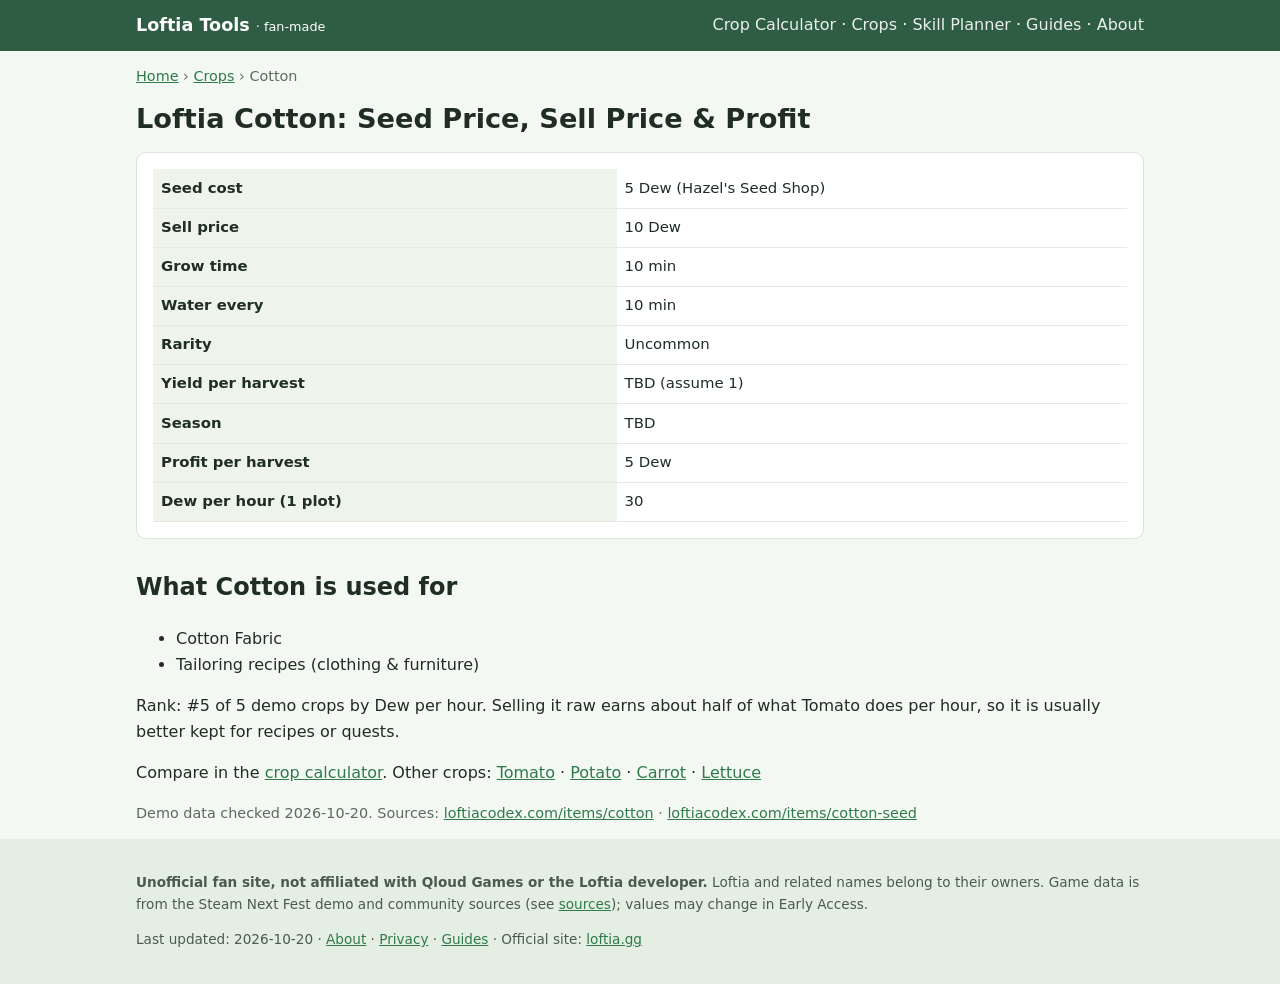
<file: crops/cotton/index.html>
<!doctype html><html lang="en"><head><meta charset="utf-8"><meta name="viewport" content="width=device-width,initial-scale=1">
<title>Loftia Cotton: Seed Cost, Sell Price, Grow Time &amp; Profit</title><meta name="description" content="Loftia Cotton in the demo: seed costs 5 Dew, sells for 10 Dew, grows in 10 min, about 30 Dew per hour per plot. Recipes and uses."><link rel="canonical" href="https://wenming.space/loftia-tools/crops/cotton/">
<meta property="og:type" content="website"><meta property="og:title" content="Loftia Cotton: Seed Cost, Sell Price, Grow Time &amp; Profit"><meta property="og:description" content="Loftia Cotton in the demo: seed costs 5 Dew, sells for 10 Dew, grows in 10 min, about 30 Dew per hour per plot. Recipes and uses."><meta property="og:url" content="https://wenming.space/loftia-tools/crops/cotton/"><meta property="og:site_name" content="Loftia Tools (fan-made)"><meta name="twitter:card" content="summary">
<link rel="icon" href="data:image/svg+xml,%3Csvg xmlns='http://www.w3.org/2000/svg' viewBox='0 0 16 16'%3E%3Ccircle cx='8' cy='8' r='7' fill='%232f7a4a'/%3E%3C/svg%3E">
<link rel="stylesheet" href="../../assets/style.css"></head><body><header><div class="w"><a class="brand" href="../../">Loftia Tools <span style="font-weight:400;font-size:.8rem">· fan-made</span></a><nav><a href="../../">Crop Calculator</a> · <a href="../../crops/">Crops</a> · <a href="../../skill-planner/">Skill Planner</a> · <a href="../../guides/">Guides</a> · <a href="../../about/">About</a></nav></div></header>
<main class="w"><p class="muted"><a href="../../">Home</a> › <a href="../">Crops</a> › Cotton</p><h1>Loftia Cotton: Seed Price, Sell Price & Profit</h1>
<div class="card"><table><tr><th>Seed cost</th><td>5 Dew (Hazel's Seed Shop)</td></tr><tr><th>Sell price</th><td>10 Dew</td></tr><tr><th>Grow time</th><td>10 min</td></tr><tr><th>Water every</th><td>10 min</td></tr><tr><th>Rarity</th><td>Uncommon</td></tr><tr><th>Yield per harvest</th><td>TBD (assume 1)</td></tr><tr><th>Season</th><td>TBD</td></tr><tr><th>Profit per harvest</th><td>5 Dew</td></tr><tr><th>Dew per hour (1 plot)</th><td>30</td></tr></table></div>
<h2>What Cotton is used for</h2><ul><li>Cotton Fabric</li><li>Tailoring recipes (clothing & furniture)</li></ul>
<p>Rank: #5 of 5 demo crops by Dew per hour. Selling it raw earns about half of what Tomato does per hour, so it is usually better kept for recipes or quests.</p>
<p>Compare in the <a href="../../">crop calculator</a>. Other crops: <a href="../tomato/">Tomato</a> · <a href="../potato/">Potato</a> · <a href="../carrot/">Carrot</a> · <a href="../lettuce/">Lettuce</a></p><p class="muted">Demo data checked 2026-10-20. Sources: <a href="https://loftiacodex.com/items/cotton" rel="nofollow">loftiacodex.com/items/cotton</a> · <a href="https://loftiacodex.com/items/cotton-seed" rel="nofollow">loftiacodex.com/items/cotton-seed</a></p><div class="ad-slot" aria-hidden="true"></div></main>
<footer><div class="w"><p><b>Unofficial fan site, not affiliated with Qloud Games or the Loftia developer.</b> Loftia and related names belong to their owners. Game data is from the Steam Next Fest demo and community sources (see <a href="../../about/#sources">sources</a>); values may change in Early Access.</p>
<p>Last updated: 2026-10-20 · <a href="../../about/">About</a> · <a href="../../privacy/">Privacy</a> · <a href="../../guides/">Guides</a> · Official site: <a href="https://loftia.gg/" rel="nofollow">loftia.gg</a></p></div></footer></body></html>
</file>
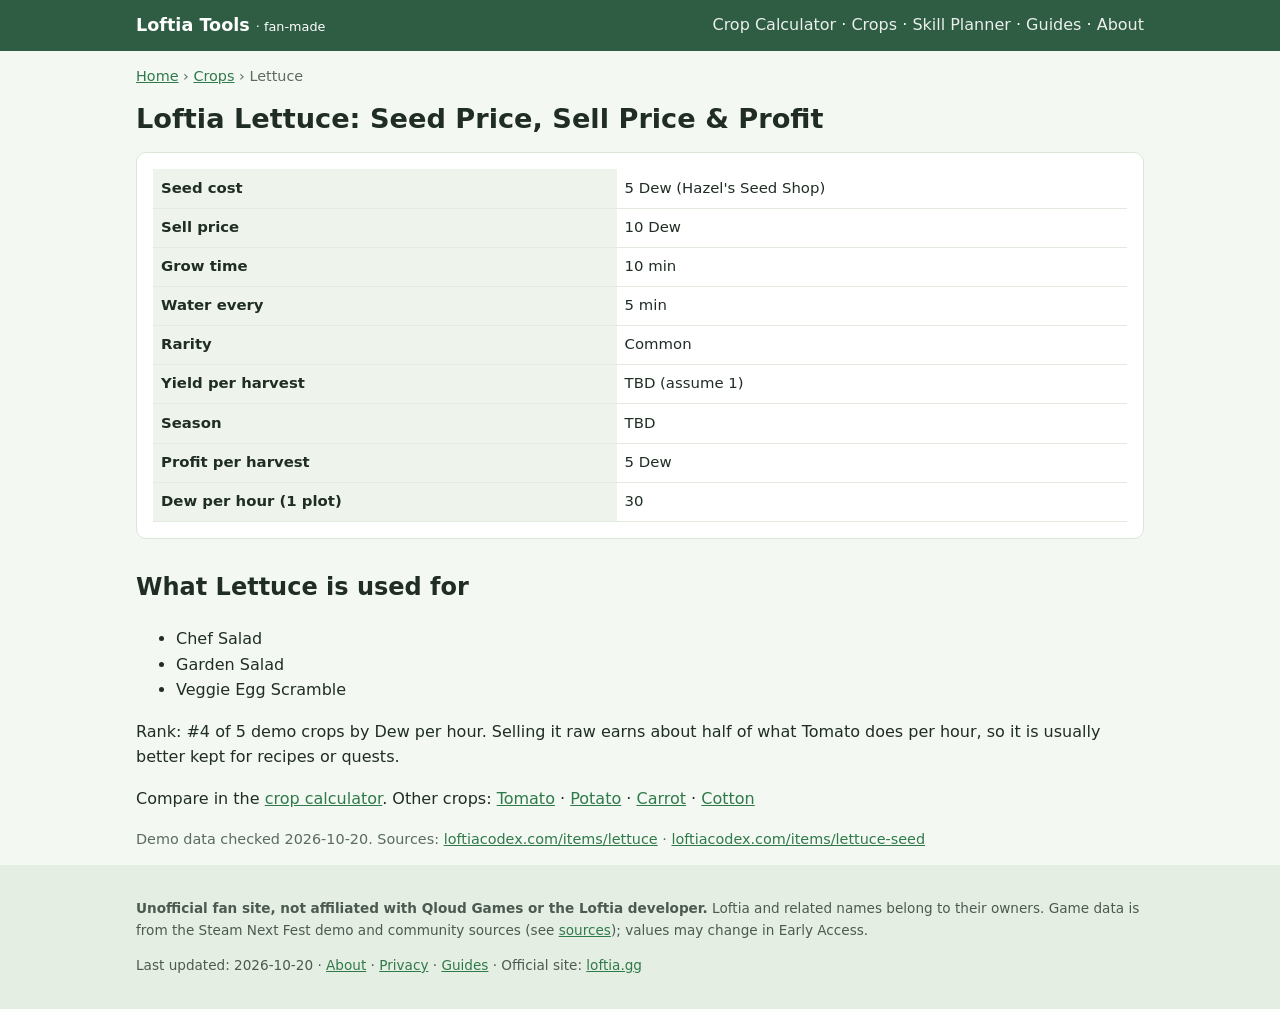
<file: crops/lettuce/index.html>
<!doctype html><html lang="en"><head><meta charset="utf-8"><meta name="viewport" content="width=device-width,initial-scale=1">
<title>Loftia Lettuce: Seed Cost, Sell Price, Grow Time &amp; Profit</title><meta name="description" content="Loftia Lettuce in the demo: seed costs 5 Dew, sells for 10 Dew, grows in 10 min, about 30 Dew per hour per plot. Recipes and uses."><link rel="canonical" href="https://wenming.space/loftia-tools/crops/lettuce/">
<meta property="og:type" content="website"><meta property="og:title" content="Loftia Lettuce: Seed Cost, Sell Price, Grow Time &amp; Profit"><meta property="og:description" content="Loftia Lettuce in the demo: seed costs 5 Dew, sells for 10 Dew, grows in 10 min, about 30 Dew per hour per plot. Recipes and uses."><meta property="og:url" content="https://wenming.space/loftia-tools/crops/lettuce/"><meta property="og:site_name" content="Loftia Tools (fan-made)"><meta name="twitter:card" content="summary">
<link rel="icon" href="data:image/svg+xml,%3Csvg xmlns='http://www.w3.org/2000/svg' viewBox='0 0 16 16'%3E%3Ccircle cx='8' cy='8' r='7' fill='%232f7a4a'/%3E%3C/svg%3E">
<link rel="stylesheet" href="../../assets/style.css"></head><body><header><div class="w"><a class="brand" href="../../">Loftia Tools <span style="font-weight:400;font-size:.8rem">· fan-made</span></a><nav><a href="../../">Crop Calculator</a> · <a href="../../crops/">Crops</a> · <a href="../../skill-planner/">Skill Planner</a> · <a href="../../guides/">Guides</a> · <a href="../../about/">About</a></nav></div></header>
<main class="w"><p class="muted"><a href="../../">Home</a> › <a href="../">Crops</a> › Lettuce</p><h1>Loftia Lettuce: Seed Price, Sell Price & Profit</h1>
<div class="card"><table><tr><th>Seed cost</th><td>5 Dew (Hazel's Seed Shop)</td></tr><tr><th>Sell price</th><td>10 Dew</td></tr><tr><th>Grow time</th><td>10 min</td></tr><tr><th>Water every</th><td>5 min</td></tr><tr><th>Rarity</th><td>Common</td></tr><tr><th>Yield per harvest</th><td>TBD (assume 1)</td></tr><tr><th>Season</th><td>TBD</td></tr><tr><th>Profit per harvest</th><td>5 Dew</td></tr><tr><th>Dew per hour (1 plot)</th><td>30</td></tr></table></div>
<h2>What Lettuce is used for</h2><ul><li>Chef Salad</li><li>Garden Salad</li><li>Veggie Egg Scramble</li></ul>
<p>Rank: #4 of 5 demo crops by Dew per hour. Selling it raw earns about half of what Tomato does per hour, so it is usually better kept for recipes or quests.</p>
<p>Compare in the <a href="../../">crop calculator</a>. Other crops: <a href="../tomato/">Tomato</a> · <a href="../potato/">Potato</a> · <a href="../carrot/">Carrot</a> · <a href="../cotton/">Cotton</a></p><p class="muted">Demo data checked 2026-10-20. Sources: <a href="https://loftiacodex.com/items/lettuce" rel="nofollow">loftiacodex.com/items/lettuce</a> · <a href="https://loftiacodex.com/items/lettuce-seed" rel="nofollow">loftiacodex.com/items/lettuce-seed</a></p><div class="ad-slot" aria-hidden="true"></div></main>
<footer><div class="w"><p><b>Unofficial fan site, not affiliated with Qloud Games or the Loftia developer.</b> Loftia and related names belong to their owners. Game data is from the Steam Next Fest demo and community sources (see <a href="../../about/#sources">sources</a>); values may change in Early Access.</p>
<p>Last updated: 2026-10-20 · <a href="../../about/">About</a> · <a href="../../privacy/">Privacy</a> · <a href="../../guides/">Guides</a> · Official site: <a href="https://loftia.gg/" rel="nofollow">loftia.gg</a></p></div></footer></body></html>
</file>
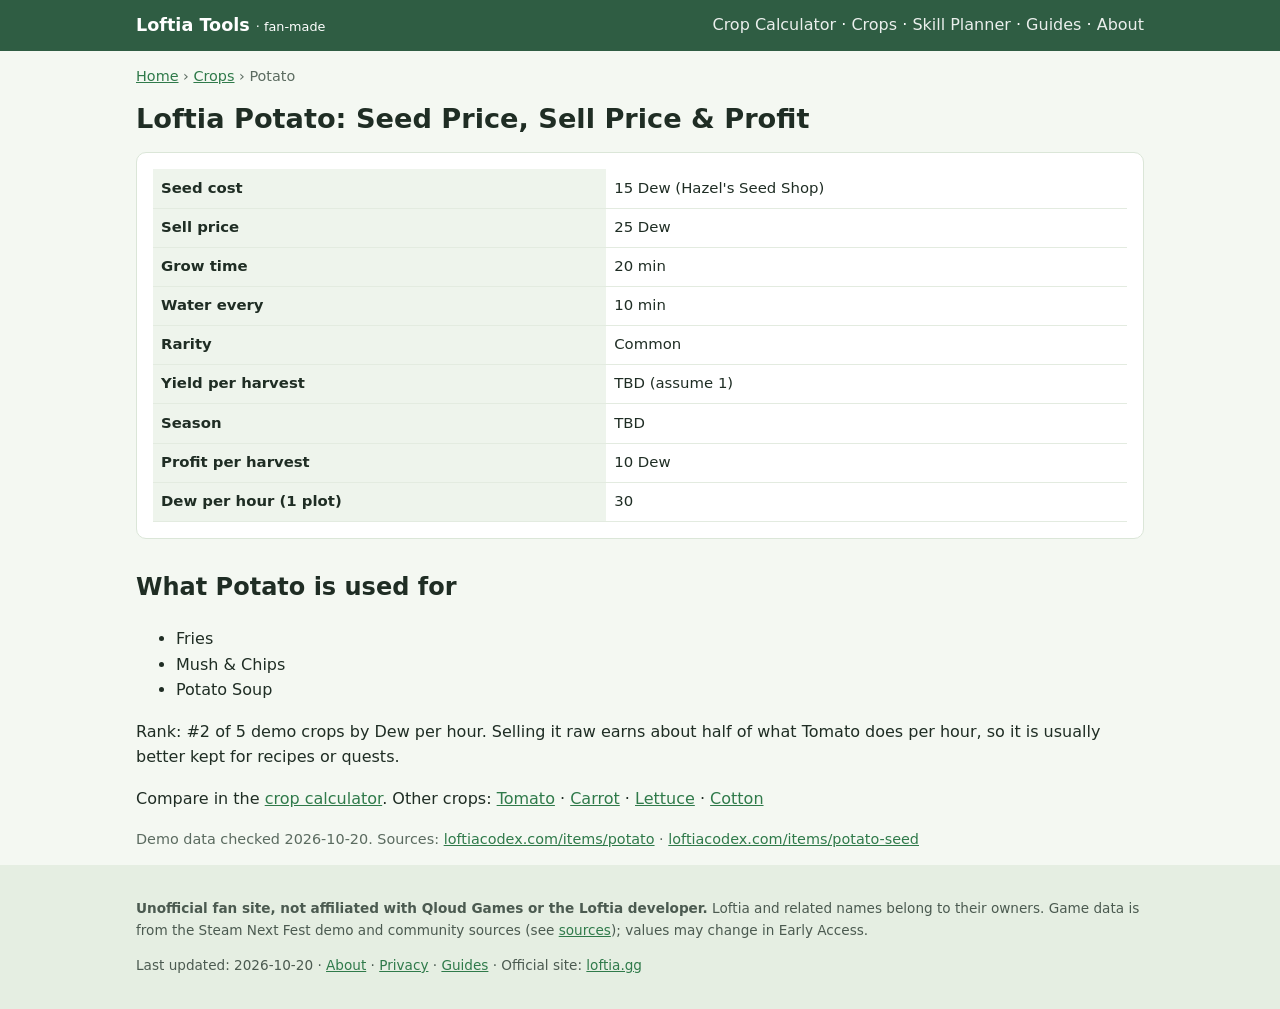
<file: crops/potato/index.html>
<!doctype html><html lang="en"><head><meta charset="utf-8"><meta name="viewport" content="width=device-width,initial-scale=1">
<title>Loftia Potato: Seed Cost, Sell Price, Grow Time &amp; Profit</title><meta name="description" content="Loftia Potato in the demo: seed costs 15 Dew, sells for 25 Dew, grows in 20 min, about 30 Dew per hour per plot. Recipes and uses."><link rel="canonical" href="https://wenming.space/loftia-tools/crops/potato/">
<meta property="og:type" content="website"><meta property="og:title" content="Loftia Potato: Seed Cost, Sell Price, Grow Time &amp; Profit"><meta property="og:description" content="Loftia Potato in the demo: seed costs 15 Dew, sells for 25 Dew, grows in 20 min, about 30 Dew per hour per plot. Recipes and uses."><meta property="og:url" content="https://wenming.space/loftia-tools/crops/potato/"><meta property="og:site_name" content="Loftia Tools (fan-made)"><meta name="twitter:card" content="summary">
<link rel="icon" href="data:image/svg+xml,%3Csvg xmlns='http://www.w3.org/2000/svg' viewBox='0 0 16 16'%3E%3Ccircle cx='8' cy='8' r='7' fill='%232f7a4a'/%3E%3C/svg%3E">
<link rel="stylesheet" href="../../assets/style.css"></head><body><header><div class="w"><a class="brand" href="../../">Loftia Tools <span style="font-weight:400;font-size:.8rem">· fan-made</span></a><nav><a href="../../">Crop Calculator</a> · <a href="../../crops/">Crops</a> · <a href="../../skill-planner/">Skill Planner</a> · <a href="../../guides/">Guides</a> · <a href="../../about/">About</a></nav></div></header>
<main class="w"><p class="muted"><a href="../../">Home</a> › <a href="../">Crops</a> › Potato</p><h1>Loftia Potato: Seed Price, Sell Price & Profit</h1>
<div class="card"><table><tr><th>Seed cost</th><td>15 Dew (Hazel's Seed Shop)</td></tr><tr><th>Sell price</th><td>25 Dew</td></tr><tr><th>Grow time</th><td>20 min</td></tr><tr><th>Water every</th><td>10 min</td></tr><tr><th>Rarity</th><td>Common</td></tr><tr><th>Yield per harvest</th><td>TBD (assume 1)</td></tr><tr><th>Season</th><td>TBD</td></tr><tr><th>Profit per harvest</th><td>10 Dew</td></tr><tr><th>Dew per hour (1 plot)</th><td>30</td></tr></table></div>
<h2>What Potato is used for</h2><ul><li>Fries</li><li>Mush & Chips</li><li>Potato Soup</li></ul>
<p>Rank: #2 of 5 demo crops by Dew per hour. Selling it raw earns about half of what Tomato does per hour, so it is usually better kept for recipes or quests.</p>
<p>Compare in the <a href="../../">crop calculator</a>. Other crops: <a href="../tomato/">Tomato</a> · <a href="../carrot/">Carrot</a> · <a href="../lettuce/">Lettuce</a> · <a href="../cotton/">Cotton</a></p><p class="muted">Demo data checked 2026-10-20. Sources: <a href="https://loftiacodex.com/items/potato" rel="nofollow">loftiacodex.com/items/potato</a> · <a href="https://loftiacodex.com/items/potato-seed" rel="nofollow">loftiacodex.com/items/potato-seed</a></p><div class="ad-slot" aria-hidden="true"></div></main>
<footer><div class="w"><p><b>Unofficial fan site, not affiliated with Qloud Games or the Loftia developer.</b> Loftia and related names belong to their owners. Game data is from the Steam Next Fest demo and community sources (see <a href="../../about/#sources">sources</a>); values may change in Early Access.</p>
<p>Last updated: 2026-10-20 · <a href="../../about/">About</a> · <a href="../../privacy/">Privacy</a> · <a href="../../guides/">Guides</a> · Official site: <a href="https://loftia.gg/" rel="nofollow">loftia.gg</a></p></div></footer></body></html>
</file>
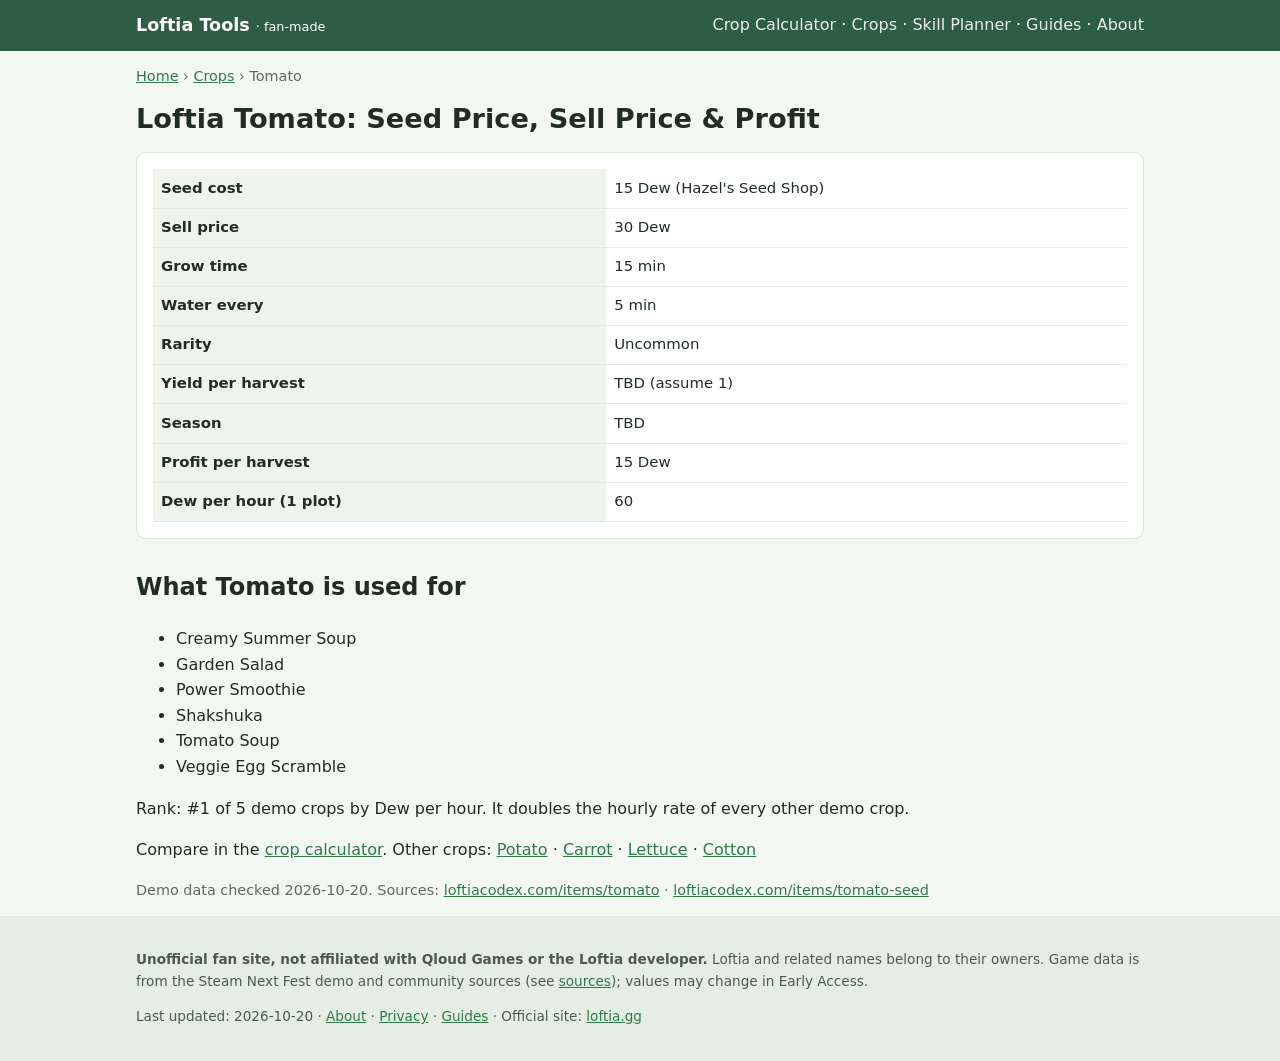
<file: crops/tomato/index.html>
<!doctype html><html lang="en"><head><meta charset="utf-8"><meta name="viewport" content="width=device-width,initial-scale=1">
<title>Loftia Tomato: Seed Cost, Sell Price, Grow Time &amp; Profit</title><meta name="description" content="Loftia Tomato in the demo: seed costs 15 Dew, sells for 30 Dew, grows in 15 min, about 60 Dew per hour per plot. Recipes and uses."><link rel="canonical" href="https://wenming.space/loftia-tools/crops/tomato/">
<meta property="og:type" content="website"><meta property="og:title" content="Loftia Tomato: Seed Cost, Sell Price, Grow Time &amp; Profit"><meta property="og:description" content="Loftia Tomato in the demo: seed costs 15 Dew, sells for 30 Dew, grows in 15 min, about 60 Dew per hour per plot. Recipes and uses."><meta property="og:url" content="https://wenming.space/loftia-tools/crops/tomato/"><meta property="og:site_name" content="Loftia Tools (fan-made)"><meta name="twitter:card" content="summary">
<link rel="icon" href="data:image/svg+xml,%3Csvg xmlns='http://www.w3.org/2000/svg' viewBox='0 0 16 16'%3E%3Ccircle cx='8' cy='8' r='7' fill='%232f7a4a'/%3E%3C/svg%3E">
<link rel="stylesheet" href="../../assets/style.css"></head><body><header><div class="w"><a class="brand" href="../../">Loftia Tools <span style="font-weight:400;font-size:.8rem">· fan-made</span></a><nav><a href="../../">Crop Calculator</a> · <a href="../../crops/">Crops</a> · <a href="../../skill-planner/">Skill Planner</a> · <a href="../../guides/">Guides</a> · <a href="../../about/">About</a></nav></div></header>
<main class="w"><p class="muted"><a href="../../">Home</a> › <a href="../">Crops</a> › Tomato</p><h1>Loftia Tomato: Seed Price, Sell Price & Profit</h1>
<div class="card"><table><tr><th>Seed cost</th><td>15 Dew (Hazel's Seed Shop)</td></tr><tr><th>Sell price</th><td>30 Dew</td></tr><tr><th>Grow time</th><td>15 min</td></tr><tr><th>Water every</th><td>5 min</td></tr><tr><th>Rarity</th><td>Uncommon</td></tr><tr><th>Yield per harvest</th><td>TBD (assume 1)</td></tr><tr><th>Season</th><td>TBD</td></tr><tr><th>Profit per harvest</th><td>15 Dew</td></tr><tr><th>Dew per hour (1 plot)</th><td>60</td></tr></table></div>
<h2>What Tomato is used for</h2><ul><li>Creamy Summer Soup</li><li>Garden Salad</li><li>Power Smoothie</li><li>Shakshuka</li><li>Tomato Soup</li><li>Veggie Egg Scramble</li></ul>
<p>Rank: #1 of 5 demo crops by Dew per hour. It doubles the hourly rate of every other demo crop.</p>
<p>Compare in the <a href="../../">crop calculator</a>. Other crops: <a href="../potato/">Potato</a> · <a href="../carrot/">Carrot</a> · <a href="../lettuce/">Lettuce</a> · <a href="../cotton/">Cotton</a></p><p class="muted">Demo data checked 2026-10-20. Sources: <a href="https://loftiacodex.com/items/tomato" rel="nofollow">loftiacodex.com/items/tomato</a> · <a href="https://loftiacodex.com/items/tomato-seed" rel="nofollow">loftiacodex.com/items/tomato-seed</a></p><div class="ad-slot" aria-hidden="true"></div></main>
<footer><div class="w"><p><b>Unofficial fan site, not affiliated with Qloud Games or the Loftia developer.</b> Loftia and related names belong to their owners. Game data is from the Steam Next Fest demo and community sources (see <a href="../../about/#sources">sources</a>); values may change in Early Access.</p>
<p>Last updated: 2026-10-20 · <a href="../../about/">About</a> · <a href="../../privacy/">Privacy</a> · <a href="../../guides/">Guides</a> · Official site: <a href="https://loftia.gg/" rel="nofollow">loftia.gg</a></p></div></footer></body></html>
</file>
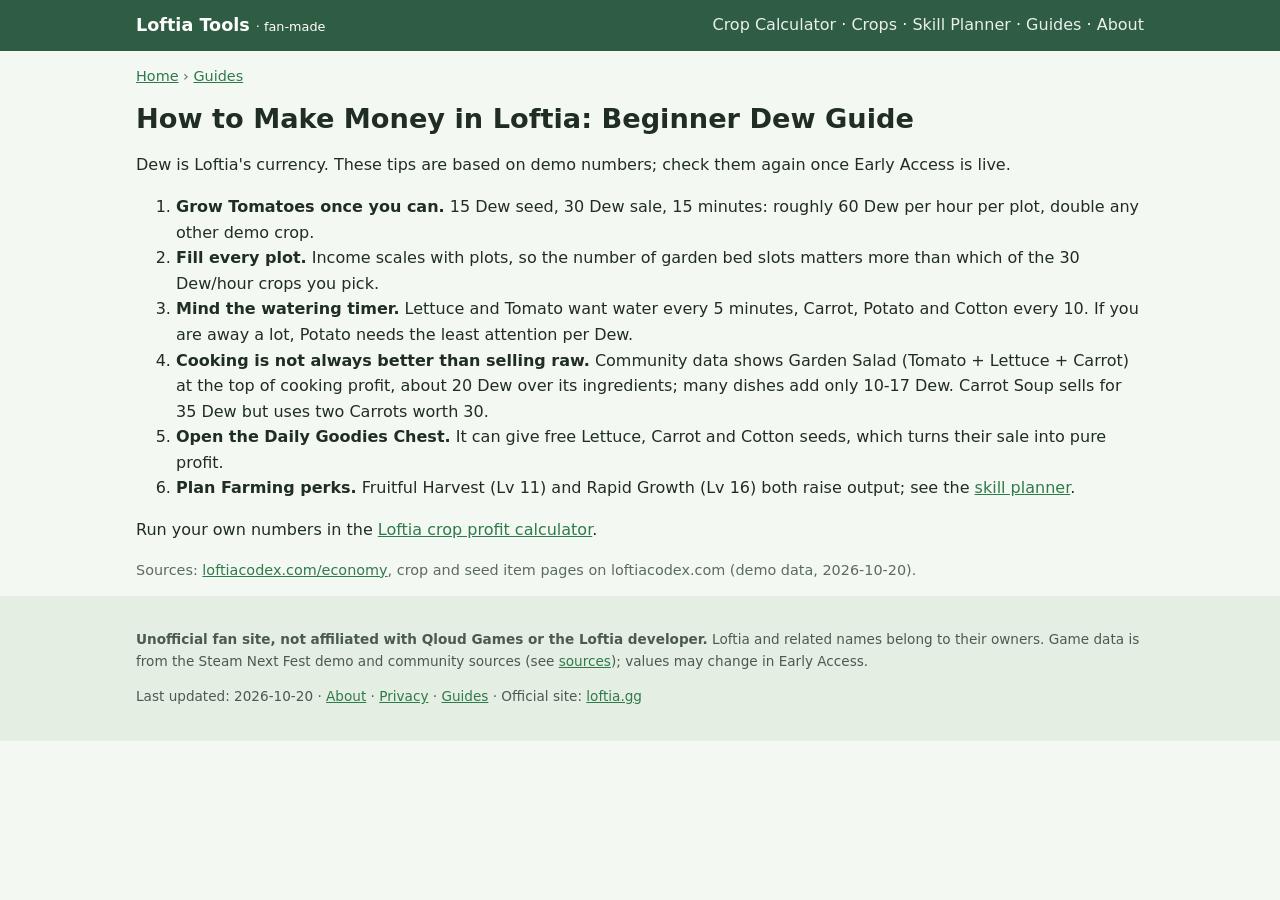
<file: guides/money/index.html>
<!doctype html><html lang="en"><head><meta charset="utf-8"><meta name="viewport" content="width=device-width,initial-scale=1">
<title>How to Make Money Fast in Loftia: Best Crops for Dew</title><meta name="description" content="Beginner Loftia money guide: why Tomato is the best demo crop for Dew, watering times, cooking vs selling raw, and farming perks that boost income."><link rel="canonical" href="https://wenming.space/loftia-tools/guides/money/">
<meta property="og:type" content="website"><meta property="og:title" content="How to Make Money Fast in Loftia: Best Crops for Dew"><meta property="og:description" content="Beginner Loftia money guide: why Tomato is the best demo crop for Dew, watering times, cooking vs selling raw, and farming perks that boost income."><meta property="og:url" content="https://wenming.space/loftia-tools/guides/money/"><meta property="og:site_name" content="Loftia Tools (fan-made)"><meta name="twitter:card" content="summary">
<link rel="icon" href="data:image/svg+xml,%3Csvg xmlns='http://www.w3.org/2000/svg' viewBox='0 0 16 16'%3E%3Ccircle cx='8' cy='8' r='7' fill='%232f7a4a'/%3E%3C/svg%3E">
<link rel="stylesheet" href="../../assets/style.css"></head><body><header><div class="w"><a class="brand" href="../../">Loftia Tools <span style="font-weight:400;font-size:.8rem">· fan-made</span></a><nav><a href="../../">Crop Calculator</a> · <a href="../../crops/">Crops</a> · <a href="../../skill-planner/">Skill Planner</a> · <a href="../../guides/">Guides</a> · <a href="../../about/">About</a></nav></div></header>
<main class="w"><p class="muted"><a href="../../">Home</a> › <a href="../">Guides</a></p><h1>How to Make Money in Loftia: Beginner Dew Guide</h1><p>Dew is Loftia's currency. These tips are based on demo numbers; check them again once Early Access is live.</p>
<ol><li><b>Grow Tomatoes once you can.</b> 15 Dew seed, 30 Dew sale, 15 minutes: roughly 60 Dew per hour per plot, double any other demo crop.</li>
<li><b>Fill every plot.</b> Income scales with plots, so the number of garden bed slots matters more than which of the 30 Dew/hour crops you pick.</li>
<li><b>Mind the watering timer.</b> Lettuce and Tomato want water every 5 minutes, Carrot, Potato and Cotton every 10. If you are away a lot, Potato needs the least attention per Dew.</li>
<li><b>Cooking is not always better than selling raw.</b> Community data shows Garden Salad (Tomato + Lettuce + Carrot) at the top of cooking profit, about 20 Dew over its ingredients; many dishes add only 10-17 Dew. Carrot Soup sells for 35 Dew but uses two Carrots worth 30.</li>
<li><b>Open the Daily Goodies Chest.</b> It can give free Lettuce, Carrot and Cotton seeds, which turns their sale into pure profit.</li>
<li><b>Plan Farming perks.</b> Fruitful Harvest (Lv 11) and Rapid Growth (Lv 16) both raise output; see the <a href="../../skill-planner/#farming">skill planner</a>.</li></ol>
<p>Run your own numbers in the <a href="../../">Loftia crop profit calculator</a>.</p><p class="muted">Sources: <a href="https://loftiacodex.com/economy" rel="nofollow">loftiacodex.com/economy</a>, crop and seed item pages on loftiacodex.com (demo data, 2026-10-20).</p><div class="ad-slot" aria-hidden="true"></div></main>
<footer><div class="w"><p><b>Unofficial fan site, not affiliated with Qloud Games or the Loftia developer.</b> Loftia and related names belong to their owners. Game data is from the Steam Next Fest demo and community sources (see <a href="../../about/#sources">sources</a>); values may change in Early Access.</p>
<p>Last updated: 2026-10-20 · <a href="../../about/">About</a> · <a href="../../privacy/">Privacy</a> · <a href="../../guides/">Guides</a> · Official site: <a href="https://loftia.gg/" rel="nofollow">loftia.gg</a></p></div></footer></body></html>
</file>
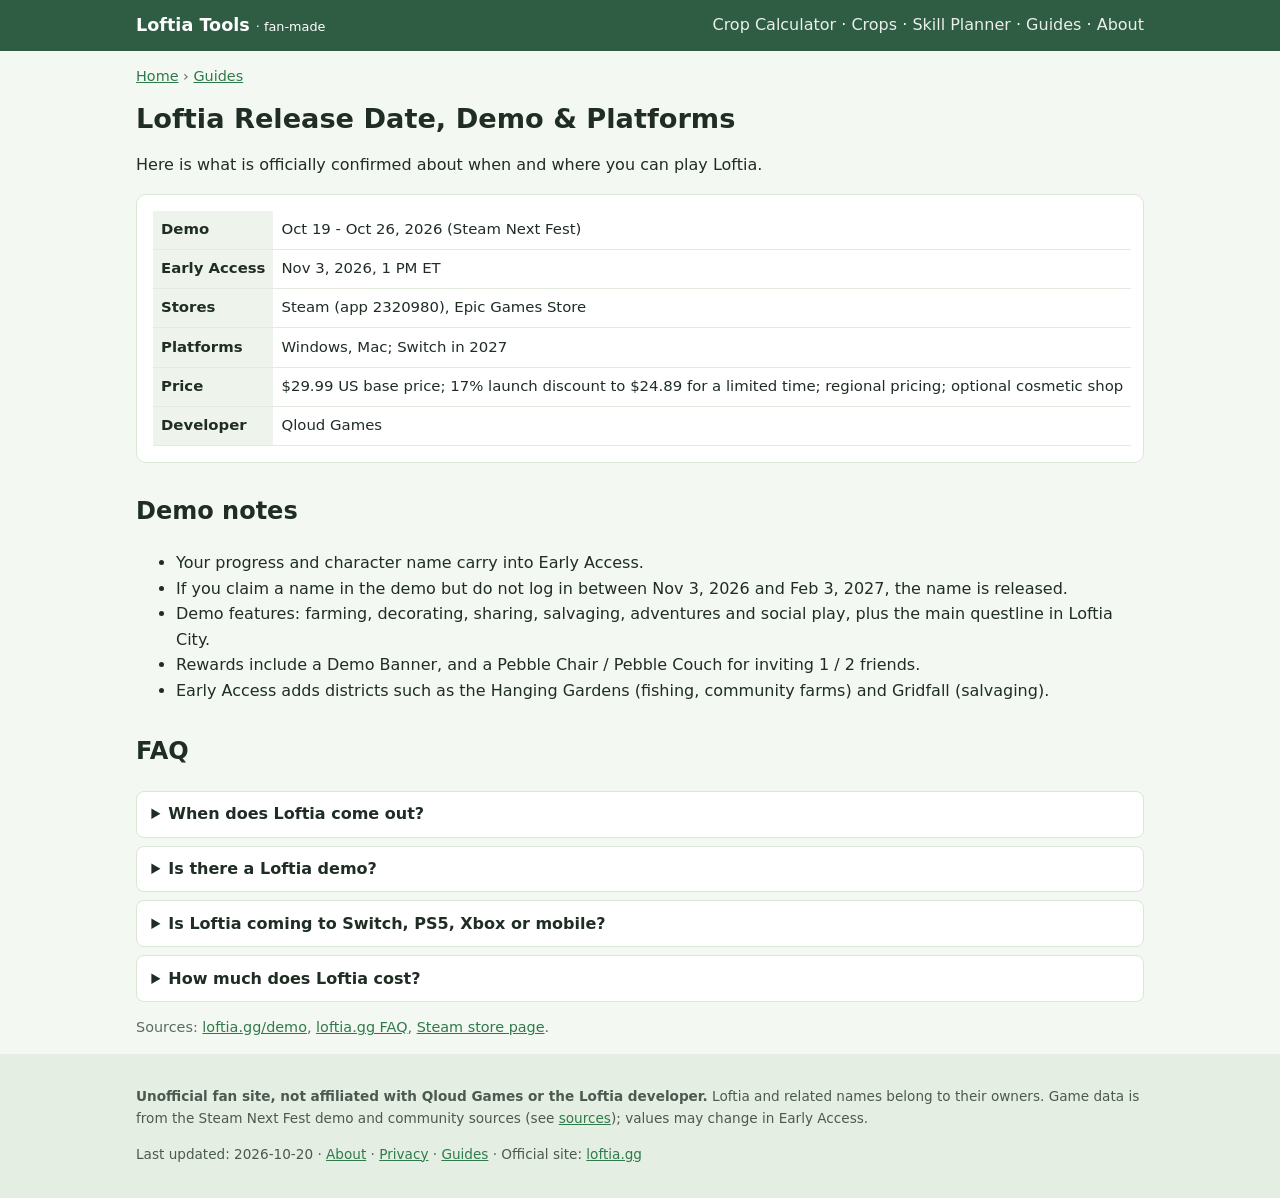
<file: guides/release-date/index.html>
<!doctype html><html lang="en"><head><meta charset="utf-8"><meta name="viewport" content="width=device-width,initial-scale=1">
<title>Loftia Release Date: Early Access Nov 3, Price $29.99, Demo &amp; Platforms</title><meta name="description" content="Loftia release date: Early Access Nov 3, 2026 on Steam &amp; Epic (PC/Mac), $29.99 ($24.89 at launch), demo Oct 19-26, Switch in 2027."><link rel="canonical" href="https://wenming.space/loftia-tools/guides/release-date/">
<meta property="og:type" content="website"><meta property="og:title" content="Loftia Release Date: Early Access Nov 3, Price $29.99, Demo &amp; Platforms"><meta property="og:description" content="Loftia release date: Early Access Nov 3, 2026 on Steam &amp; Epic (PC/Mac), $29.99 ($24.89 at launch), demo Oct 19-26, Switch in 2027."><meta property="og:url" content="https://wenming.space/loftia-tools/guides/release-date/"><meta property="og:site_name" content="Loftia Tools (fan-made)"><meta name="twitter:card" content="summary">
<link rel="icon" href="data:image/svg+xml,%3Csvg xmlns='http://www.w3.org/2000/svg' viewBox='0 0 16 16'%3E%3Ccircle cx='8' cy='8' r='7' fill='%232f7a4a'/%3E%3C/svg%3E">
<link rel="stylesheet" href="../../assets/style.css"><script type="application/ld+json">{"@context": "https://schema.org", "@type": "FAQPage", "mainEntity": [{"@type": "Question", "name": "When does Loftia come out?", "acceptedAnswer": {"@type": "Answer", "text": "Loftia launches in Early Access on November 3, 2026 at 1 PM EST (18:00 UTC) on Steam and Epic Games Store for PC and Mac."}}, {"@type": "Question", "name": "Is there a Loftia demo?", "acceptedAnswer": {"@type": "Answer", "text": "Yes. A free demo is live during Steam Next Fest, October 19 to 26, 2026. Progress and your character name carry over to Early Access."}}, {"@type": "Question", "name": "Is Loftia coming to Switch, PS5, Xbox or mobile?", "acceptedAnswer": {"@type": "Answer", "text": "The developer has announced a Nintendo Switch version for 2027. No PS5, Xbox, iOS or Android release has been announced."}}, {"@type": "Question", "name": "How much does Loftia cost?", "acceptedAnswer": {"@type": "Answer", "text": "The official FAQ lists a US Early Access base price of $29.99, with a limited-time 17% launch discount to $24.89 and regional pricing. An in-game shop sells optional cosmetics."}}]}</script></head><body><header><div class="w"><a class="brand" href="../../">Loftia Tools <span style="font-weight:400;font-size:.8rem">· fan-made</span></a><nav><a href="../../">Crop Calculator</a> · <a href="../../crops/">Crops</a> · <a href="../../skill-planner/">Skill Planner</a> · <a href="../../guides/">Guides</a> · <a href="../../about/">About</a></nav></div></header>
<main class="w"><p class="muted"><a href="../../">Home</a> › <a href="../">Guides</a></p><h1>Loftia Release Date, Demo & Platforms</h1><p>Here is what is officially confirmed about when and where you can play Loftia.</p><div class="card"><table><tr><th>Demo</th><td>Oct 19 - Oct 26, 2026 (Steam Next Fest)</td></tr><tr><th>Early Access</th><td>Nov 3, 2026, 1 PM ET</td></tr><tr><th>Stores</th><td>Steam (app 2320980), Epic Games Store</td></tr><tr><th>Platforms</th><td>Windows, Mac; Switch in 2027</td></tr><tr><th>Price</th><td>$29.99 US base price; 17% launch discount to $24.89 for a limited time; regional pricing; optional cosmetic shop</td></tr><tr><th>Developer</th><td>Qloud Games</td></tr></table></div><h2>Demo notes</h2><ul><li>Your progress and character name carry into Early Access.</li><li>If you claim a name in the demo but do not log in between Nov 3, 2026 and Feb 3, 2027, the name is released.</li><li>Demo features: farming, decorating, sharing, salvaging, adventures and social play, plus the main questline in Loftia City.</li><li>Rewards include a Demo Banner, and a Pebble Chair / Pebble Couch for inviting 1 / 2 friends.</li><li>Early Access adds districts such as the Hanging Gardens (fishing, community farms) and Gridfall (salvaging).</li></ul><h2>FAQ</h2><details><summary>When does Loftia come out?</summary><p>Loftia launches in Early Access on November 3, 2026 at 1 PM EST (18:00 UTC) on Steam and Epic Games Store for PC and Mac.</p></details><details><summary>Is there a Loftia demo?</summary><p>Yes. A free demo is live during Steam Next Fest, October 19 to 26, 2026. Progress and your character name carry over to Early Access.</p></details><details><summary>Is Loftia coming to Switch, PS5, Xbox or mobile?</summary><p>The developer has announced a Nintendo Switch version for 2027. No PS5, Xbox, iOS or Android release has been announced.</p></details><details><summary>How much does Loftia cost?</summary><p>The official FAQ lists a US Early Access base price of $29.99, with a limited-time 17% launch discount to $24.89 and regional pricing. An in-game shop sells optional cosmetics.</p></details><p class="muted">Sources: <a href="https://loftia.gg/demo/" rel="nofollow">loftia.gg/demo</a>, <a href="https://loftia.gg/" rel="nofollow">loftia.gg FAQ</a>, <a href="https://store.steampowered.com/app/2320980/" rel="nofollow">Steam store page</a>.</p><div class="ad-slot" aria-hidden="true"></div></main>
<footer><div class="w"><p><b>Unofficial fan site, not affiliated with Qloud Games or the Loftia developer.</b> Loftia and related names belong to their owners. Game data is from the Steam Next Fest demo and community sources (see <a href="../../about/#sources">sources</a>); values may change in Early Access.</p>
<p>Last updated: 2026-10-20 · <a href="../../about/">About</a> · <a href="../../privacy/">Privacy</a> · <a href="../../guides/">Guides</a> · Official site: <a href="https://loftia.gg/" rel="nofollow">loftia.gg</a></p></div></footer></body></html>
</file>
<file: assets/style.css>
*{box-sizing:border-box}body{margin:0;font:16px/1.6 system-ui,-apple-system,Segoe UI,Roboto,sans-serif;color:#1f2d24;background:#f4f8f2}
a{color:#2f7a4a}header{background:#2f5d43;color:#fff}header .w{display:flex;flex-wrap:wrap;align-items:center;gap:.4rem 1.2rem;padding:.7rem 1rem}
header a{color:#fff;text-decoration:none}.brand{font-weight:700;font-size:1.1rem;margin-right:auto}nav a{opacity:.9}nav a:hover{opacity:1;text-decoration:underline}
.w{max-width:1040px;margin:0 auto;padding:0 1rem}main{padding:1rem 0 2rem}h1{font-size:1.7rem;line-height:1.25;margin:.6rem 0}h2{margin-top:1.8rem}
.card{background:#fff;border:1px solid #dbe6d8;border-radius:10px;padding:1rem;margin:1rem 0}.muted{color:#5b6b60;font-size:.9rem}
.ctl{display:flex;flex-wrap:wrap;gap:.8rem;align-items:end}.ctl label{display:flex;flex-direction:column;font-size:.85rem}
input,select{font:inherit;padding:.35rem .5rem;border:1px solid #b9c9b5;border-radius:6px;max-width:7.5rem;background:#fff}
.tbl{overflow-x:auto}table{border-collapse:collapse;width:100%;font-size:.93rem}th,td{padding:.45rem .5rem;border-bottom:1px solid #e3ebe0;text-align:left;white-space:nowrap}
th{background:#eef4ec}td input{max-width:4.6rem}.best{background:#fff8d6}.tag{font-size:.72rem;padding:.05rem .35rem;border-radius:4px;background:#dcefdc;color:#235c34}.tbd{background:#f3e1d6;color:#7a3d1c}
.btn{background:#2f7a4a;color:#fff;border:0;border-radius:6px;padding:.45rem .8rem;font:inherit;cursor:pointer}.btn.alt{background:#fff;color:#2f7a4a;border:1px solid #2f7a4a}
footer{background:#e5eee2;padding:1.2rem 0;font-size:.85rem;color:#4b5a50}.ad-slot{display:none}
.grid{display:grid;grid-template-columns:repeat(auto-fill,minmax(230px,1fr));gap:.8rem}.perk{display:flex;gap:.5rem;align-items:flex-start;padding:.35rem 0;border-bottom:1px dashed #e3ebe0}
.perk input{margin-top:.35rem}.sum{position:sticky;top:0;background:#fffbe9;border:1px solid #eadc9a;border-radius:8px;padding:.6rem .8rem;z-index:2}
details{background:#fff;border:1px solid #dbe6d8;border-radius:8px;padding:.6rem .9rem;margin:.5rem 0}summary{font-weight:600;cursor:pointer}
</file>
